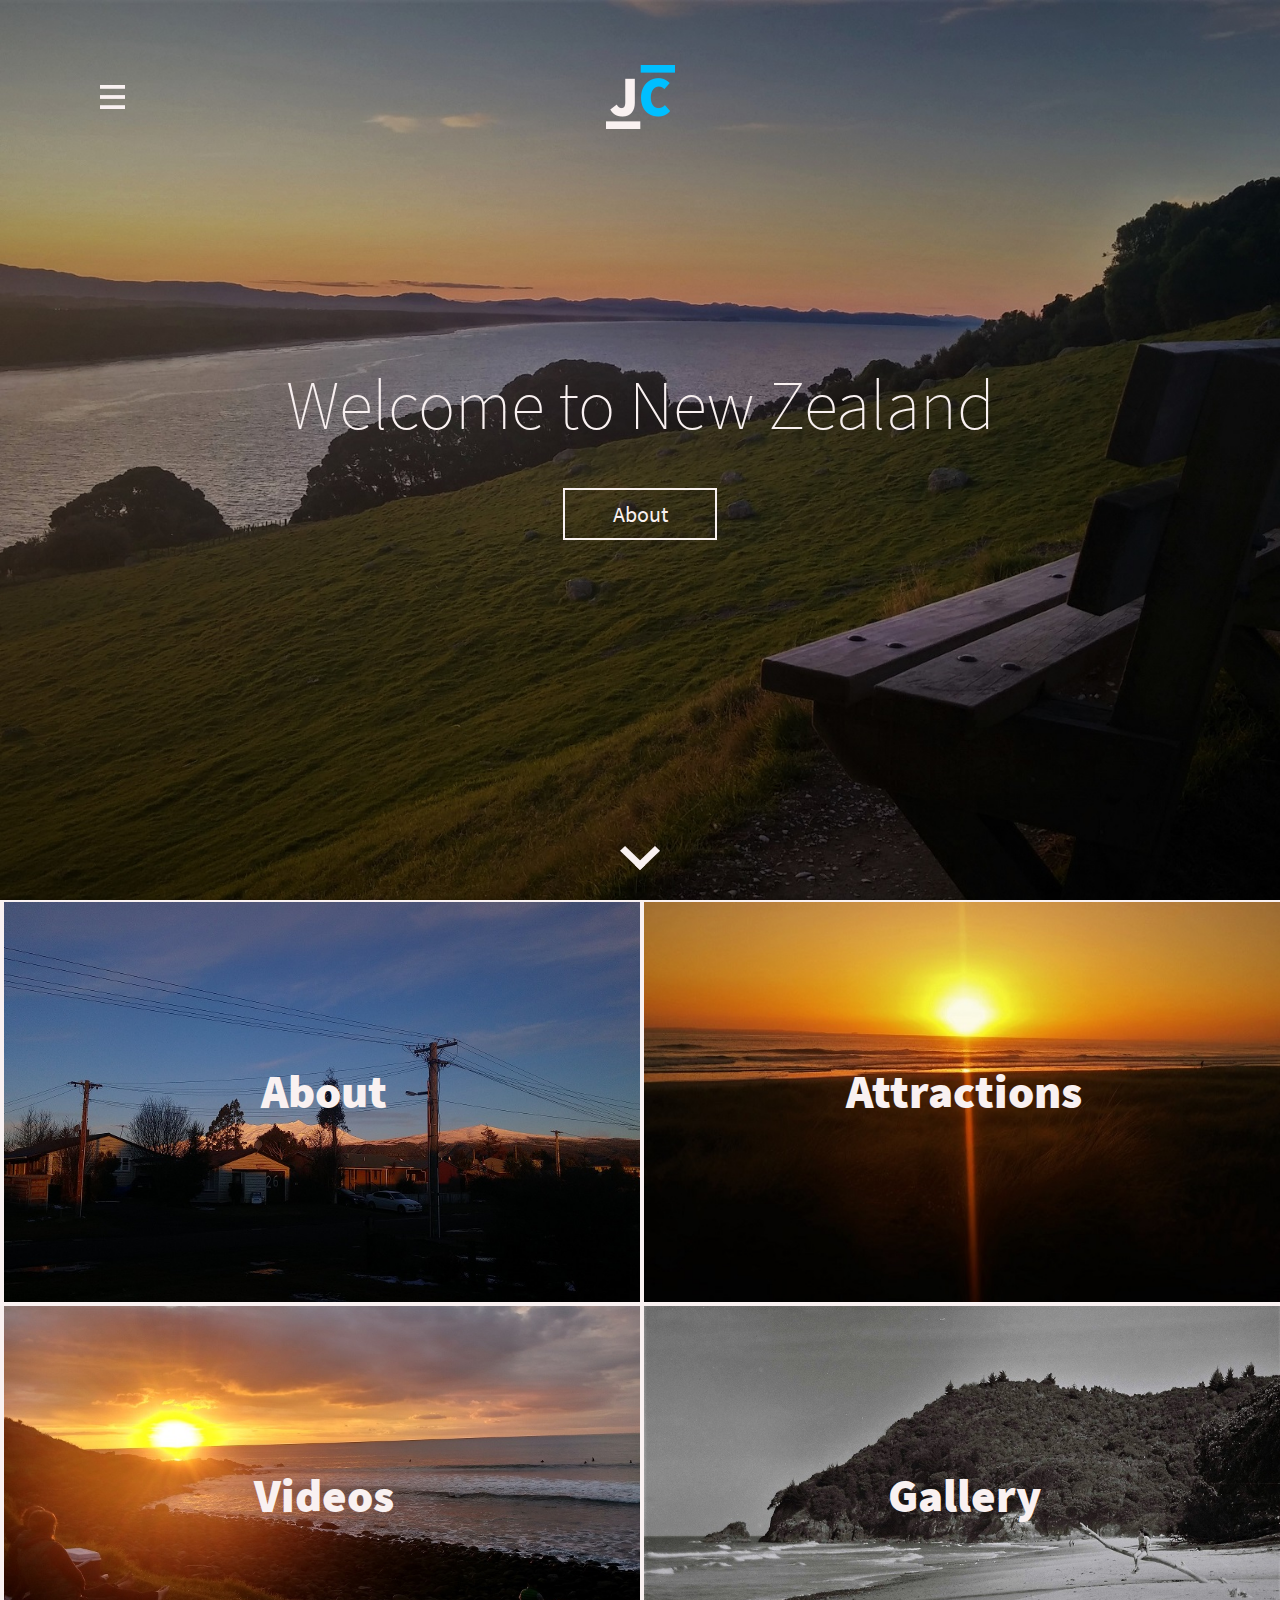
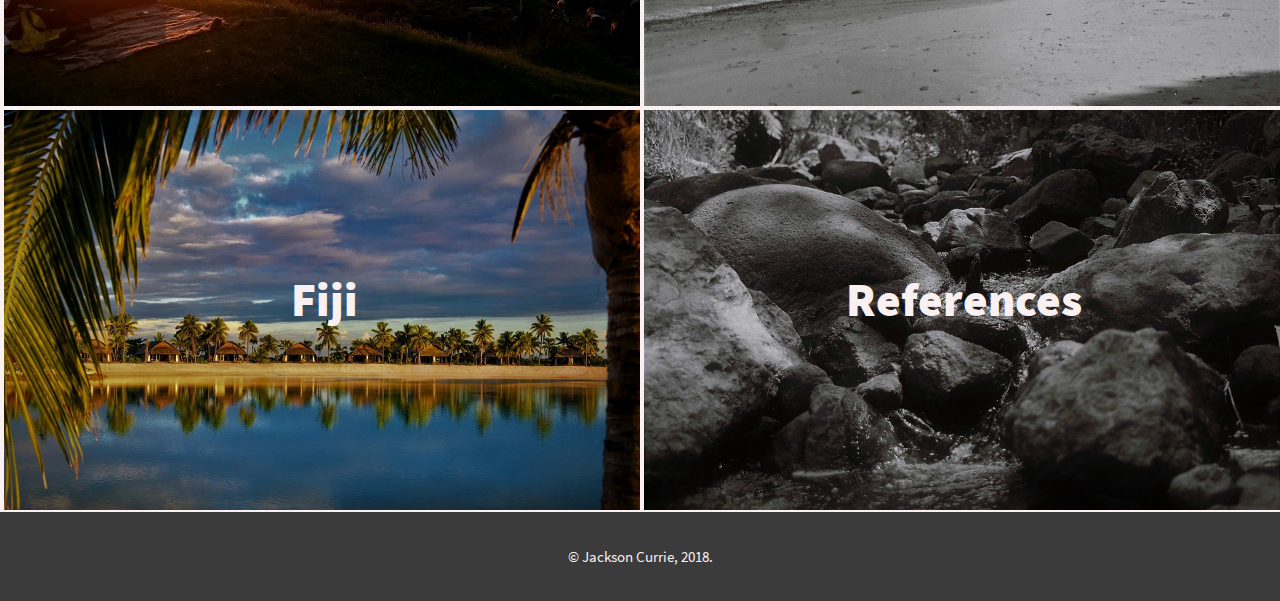
<file: index.html>
﻿<!DOCTYPE html>

<html lang="en-NZ">

<head>
    <meta charset="UTF-8">
    <meta name="author" content="Jackson Currie">
    <meta name="viewport" content="width=device-width, initial-scale=1.0">

    <script type="text/javascript" src="scripts/main.js" defer></script>

    <link rel="stylesheet" type="text/css" href="styles/main.css">
    <link rel="stylesheet" type="text/css" href="styles/index.css">

    <title>NZ Travel</title>
    <link rel="icon" type="image/png" href="images/icon.png">
</head> 

<body onscroll="scroll()">
    <header>
        <img alt="logo" id="logoImg" src="images/logo.png">

        <div id="openButton" onclick="openNav()"></div>
    </header>

    <nav>
        <div id="closeButton" onclick="closeNav()"></div> 
        
        <a href="index.html" class="active">Home</a>
        <a href="about.html">About</a>
        <a href="attractions.html">Attractions</a>
        <a href="videos.html">Videos</a>
        <a href="gallery.html">Gallery</a>
        <a href="fiji.html">Fiji</a>
        <a href="references.html">References</a>
    </nav>

    <div id="blanket" onclick="closeNav()"></div>
    
    <div id="titleImg" style="background-image:url(images/mount.jpg)">
        <h1>Welcome to New Zealand</h1>

        <a href="about.html" class="button">About</a>

        <div id="downArrow" onclick="moveDown()"></div>
    </div>

    <main>
        <a href="about.html" class="link" style="background-image:url(images/links/ruapehu.jpg)">
            <h3>About</h3>
            <p>What tourism in New Zealand?</p>
        </a>

        <a href="attractions.html" class="link" style="background-image:url(images/links/mount-sunset.jpg)">
            <h3>Attractions</h3>
            <p>Some attractions in New Zealand</p>
        </a>

        <a href="videos.html" class="link" style="background-image:url(images/links/raglan.jpg)">
            <h3>Videos</h3>
            <p>Music Videos on New Zealand</p>
        </a>

        <a href="gallery.html" class="link" style="background-image:url(images/links/geogia-beach5.jpg)">
            <h3>Gallery</h3>
            <p>Photos from around New Zealand</p>
        </a>

        <a href="fiji.html" class="link" style="background-image:url(images/links/fiji.jpg)">
            <h3>Fiji</h3>
            <p>Why I want to go to Fiji</p>
        </a>

        <a href="references.html" class="link" style="background-image:url(images/links/river.JPG)">
            <h3>References</h3>
            <p>References to the media used</p>
        </a>
    </main>

    <footer>
        <p id="copyright">&copy; Jackson Currie, 2018.</p>
    </footer>
</body>
</html>
</file>
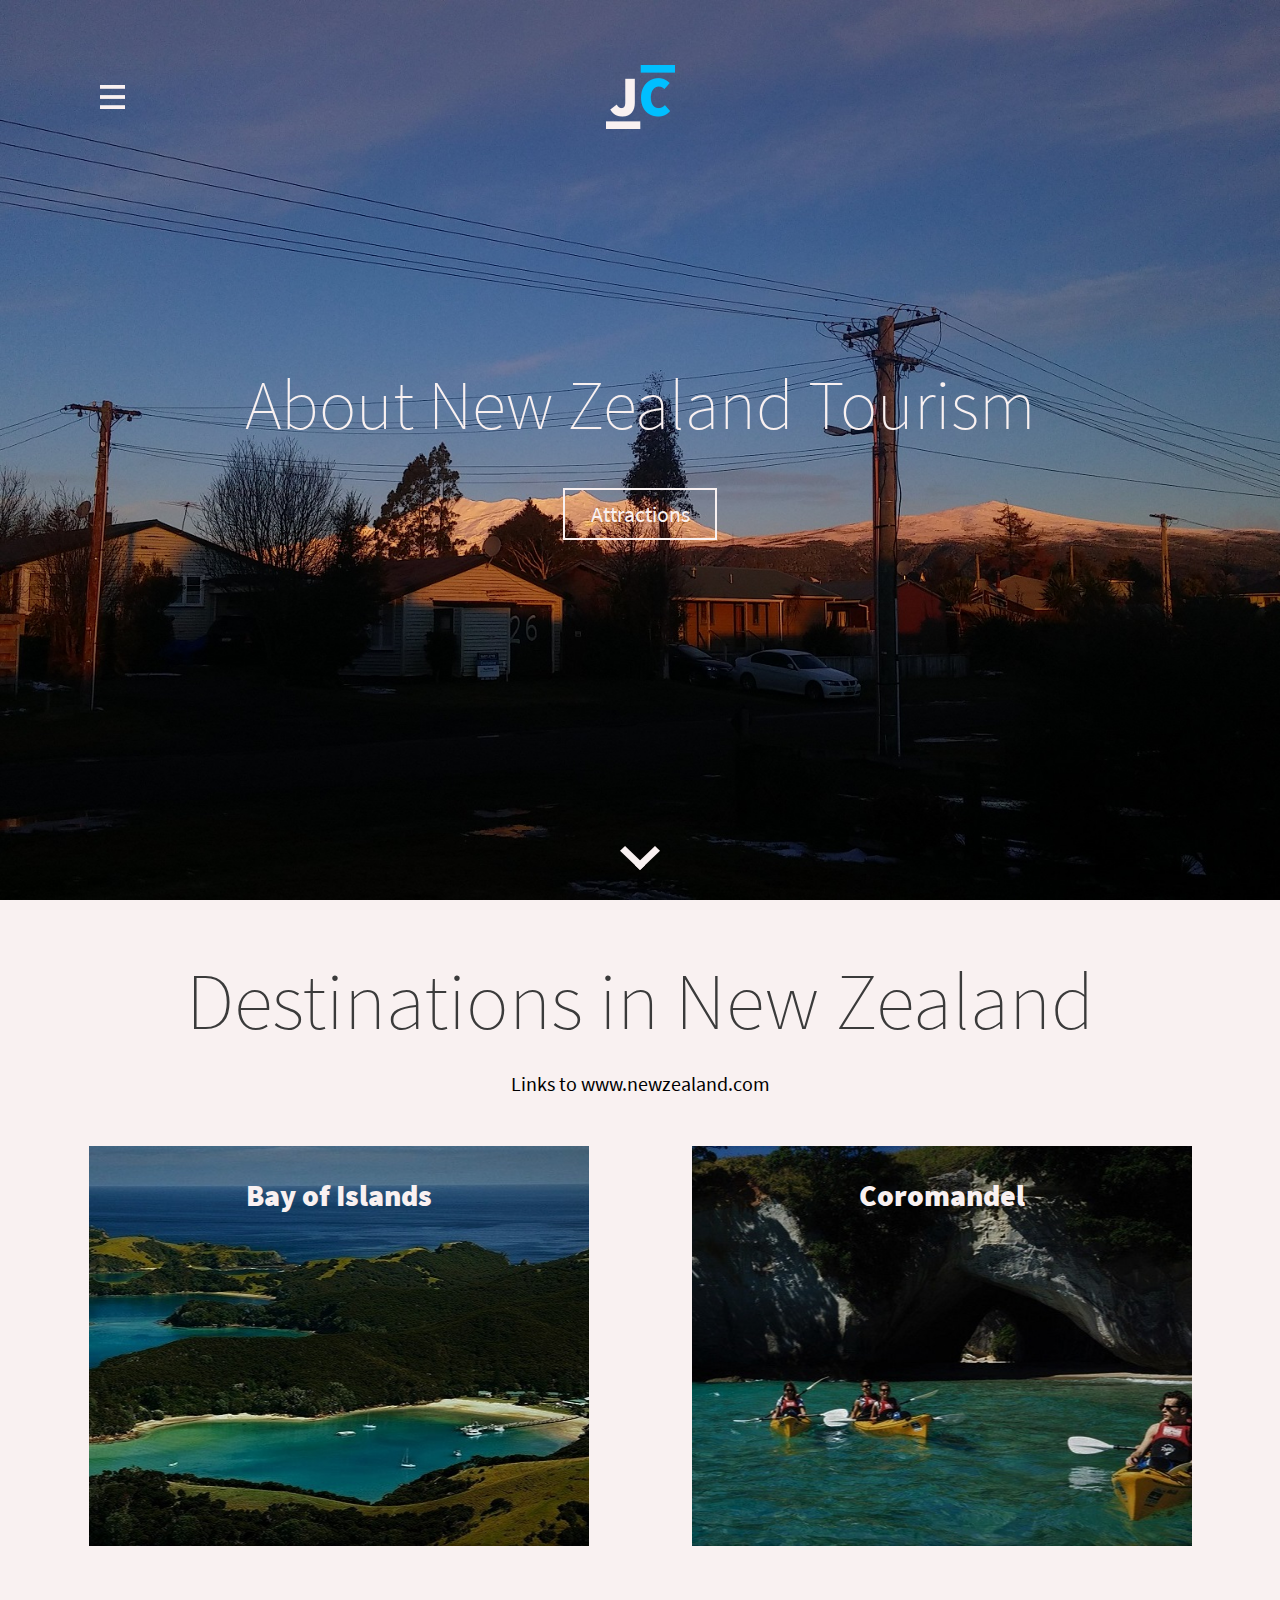
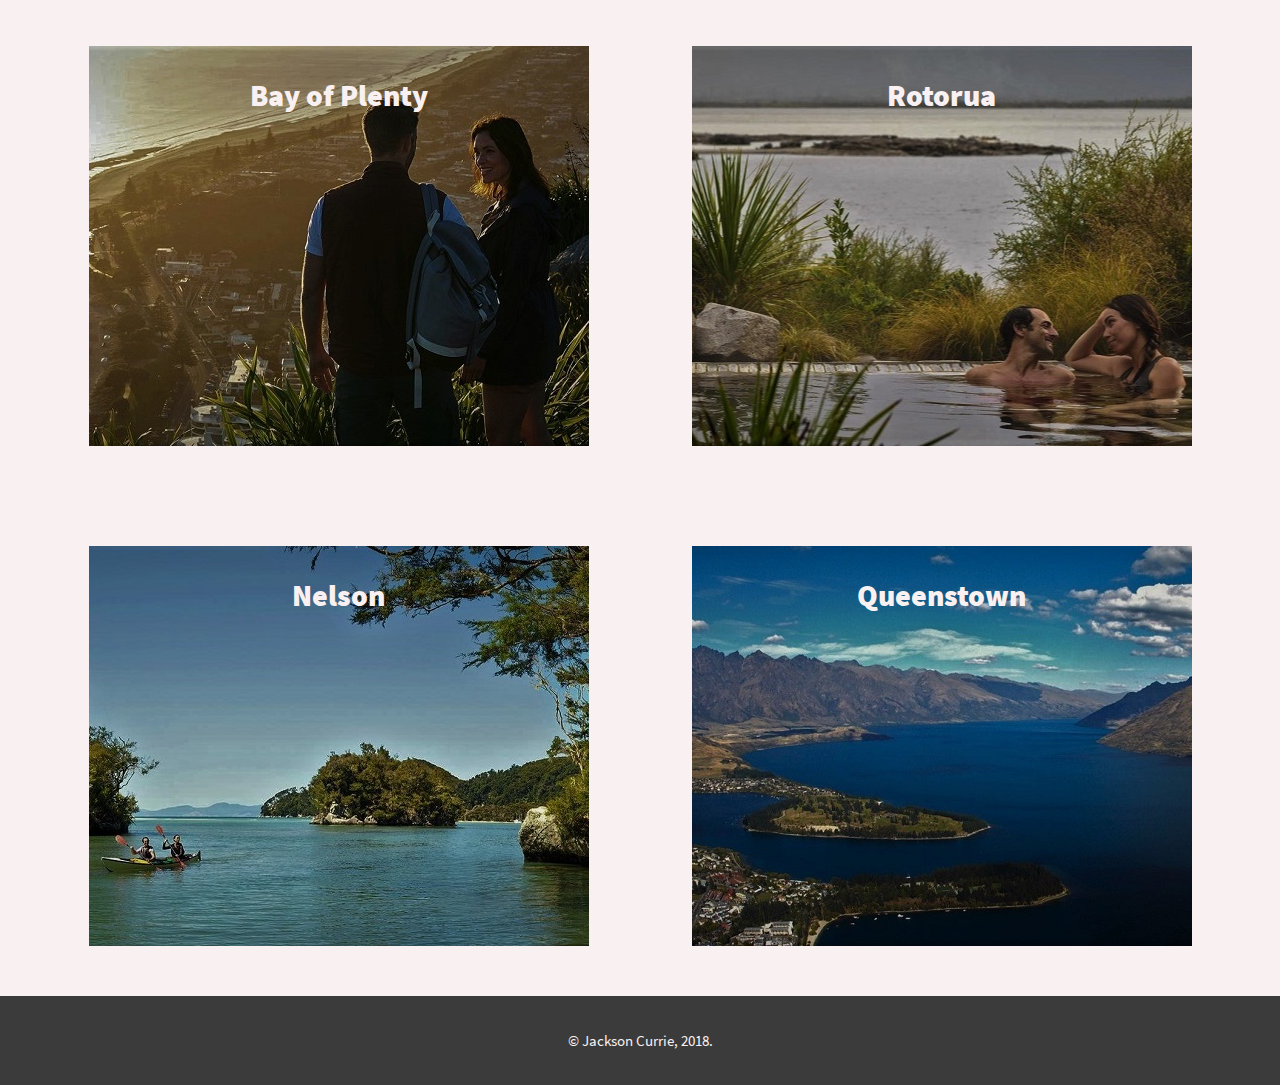
<file: about.html>
﻿<!DOCTYPE html>

<html lang="en-NZ">

<head>
    <meta charset="UTF-8">
    <meta name="author" content="Jackson Currie">
    <meta name="viewport" content="width=device-width, initial-scale=1.0">

    <script type="text/javascript" src="scripts/main.js" defer></script>

    <link rel="stylesheet" type="text/css" href="styles/main.css">
    <link rel="stylesheet" type="text/css" href="styles/blocks.css">

    <title>About</title>
    <link rel="icon" type="image/png" href="images/icon.png">
</head>

<body onscroll="scroll()">
    <header>
        <img alt="logo" id="logoImg" src="images/logo.png">

        <div onclick="openNav()" id="openButton"></div>
    </header>

    <nav>
        <div id="closeButton" onclick="closeNav()"></div>

        <a href="index.html">Home</a>
        <a href="about.html" class="active">About</a>
        <a href="attractions.html">Attractions</a>
        <a href="videos.html">Videos</a>
        <a href="gallery.html">Gallery</a>
        <a href="fiji.html">Fiji</a>
        <a href="references.html">References</a>
    </nav>

    <div id="blanket" onclick="closeNav()"></div>
    
    <div id="titleImg" style="background-image:url(images/ruapehu.jpg)">
        <h1>About New Zealand Tourism</h1>

        <a href="attractions.html" class="button">Attractions</a>
        
        <div id="downArrow" onclick="moveDown()"></div>
    </div>

    <main>
        <h2>Destinations in New Zealand</h2>
        <p>Links to www.newzealand.com</p>

        <a href="https://www.newzealand.com/int/bay-of-islands" class="blocks" style="background-image:url(images/destinations/bay-of-islands.jpg)">
            <h3>Bay of Islands</h3>
            <p>The Bay of Islands is a subtropical micro-region known for its stunning beauty & history. For those that love beaches and water activities, it's paradise.</p>
        </a>

        <a href="https://www.newzealand.com/int/coromandel" class="blocks" style="background-image:url(images/destinations/coromandel.jpg)">
            <h3>Coromandel</h3>
            <p>The Coromandel, renowned for its pristine beaches, misty forests and laid-back vibe, is one of New Zealand's most popular holiday destinations.</p>
        </a>

        <a href="https://www.newzealand.com/int/bay-of-plenty" class="blocks" style="background-image:url(images/destinations/bay-of-plenty.jpg)">
            <h3>Bay of Plenty</h3>
            <p>The Bay of Plenty region is home to spectacular beaches, juicy kiwifruit and New Zealand's only active marine volcano.</p>
        </a>

        <a href="https://www.newzealand.com/int/rotorua" class="blocks" style="background-image:url(images/destinations/rotorua.jpg)">
            <h3>Rotorua</h3>
            <p>Rotorua is known for bubbling mud pools, shooting geysers and natural hot springs, as well as showcasing our fascinating Maori culture.</p>
        </a>

        <a href="https://www.newzealand.com/int/nelson" class="blocks" style="background-image:url(images/destinations/nelson.jpg)">
            <h3>Nelson</h3>
            <p>The best way to describe Nelson Tasman is a 'lifestyle'. Situated at the top north-west of the South Island, it is the sunniest region in New Zealand.</p>
        </a>

        <a href="https://www.newzealand.com/int/queenstown" class="blocks" style="background-image:url(images/destinations/queenstown.jpg)">
            <h3>Queenstown</h3>
            <p>Queenstown is one of New Zealand's top visitor destinations and if you come to the region you'll understand why.</p>
        </a>
    </main>

    <footer>
        <p id="copyright">&copy; Jackson Currie, 2018.</p>
    </footer>
</body>
</html>
</file>
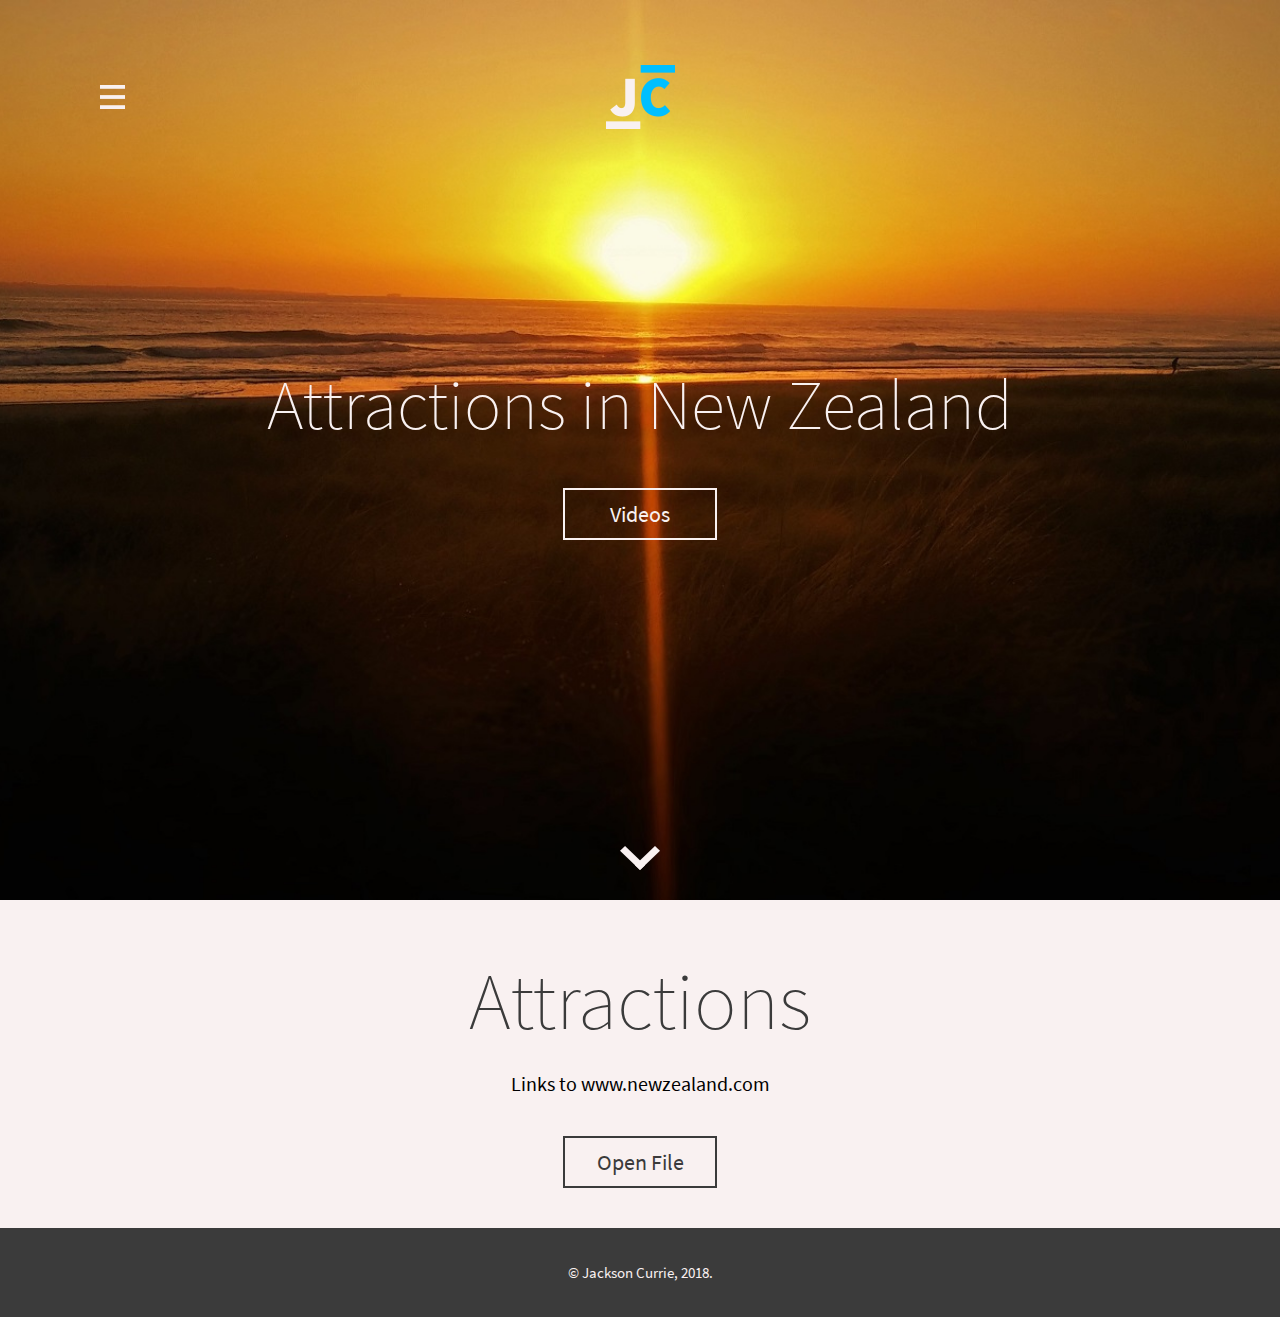
<file: attractions.html>
<!DOCTYPE html>

<html lang="en-NZ">

<head>
    <meta charset="UTF-8">
    <meta name="author" content="Jackson Currie">
    <meta name="viewport" content="width=device-width, initial-scale=1.0">

    <script type="text/javascript" src="scripts/main.js" defer></script>
    <script type="text/javascript" src="scripts/displayCSV.js" defer></script>

    <link rel="stylesheet" type="text/css" href="styles/main.css">
    <link rel="stylesheet" type="text/css" href="styles/attractions.css">
    <link rel="stylesheet" type="text/css" href="styles/blocks.css">

    <title>Attractions</title>
    <link rel="icon" type="image/png" href="images/icon.png">
</head> 

<body onscroll="scroll()">
    <header>
        <img alt="logo" id="logoImg" src="images/logo.png">

        <div onclick="openNav()" id="openButton"></div>
    </header>

    <nav>
        <div id="closeButton" onclick="closeNav()"></div>
        
        <a href="index.html">Home</a>
        <a href="about.html">About</a>
        <a href="attractions.html" class="active">Attractions</a>
        <a href="videos.html">Videos</a>
        <a href="gallery.html">Gallery</a>
        <a href="fiji.html">Fiji</a>
        <a href="references.html">References</a>
    </nav>

    <div id="blanket" onclick="closeNav()"></div>
    
    <div id="titleImg" style="background-image:url(images/mount-sunset.jpg)">
        <h1>Attractions in New Zealand</h1>

        <a href="videos.html" class="button">Videos</a>

        <div id="downArrow" onclick="moveDown()"></div>
    </div>

    <main>
        <h2>Attractions</h2>

        <p>Links to www.newzealand.com</p>

        <div onclick="openFile()" id="openFileButton">Open File</div>

        <div id="result"></div>
    </main>

    <footer>
        <p id="copyright">&copy; Jackson Currie, 2018.</p>
    </footer>
</body>
</html>
</file>
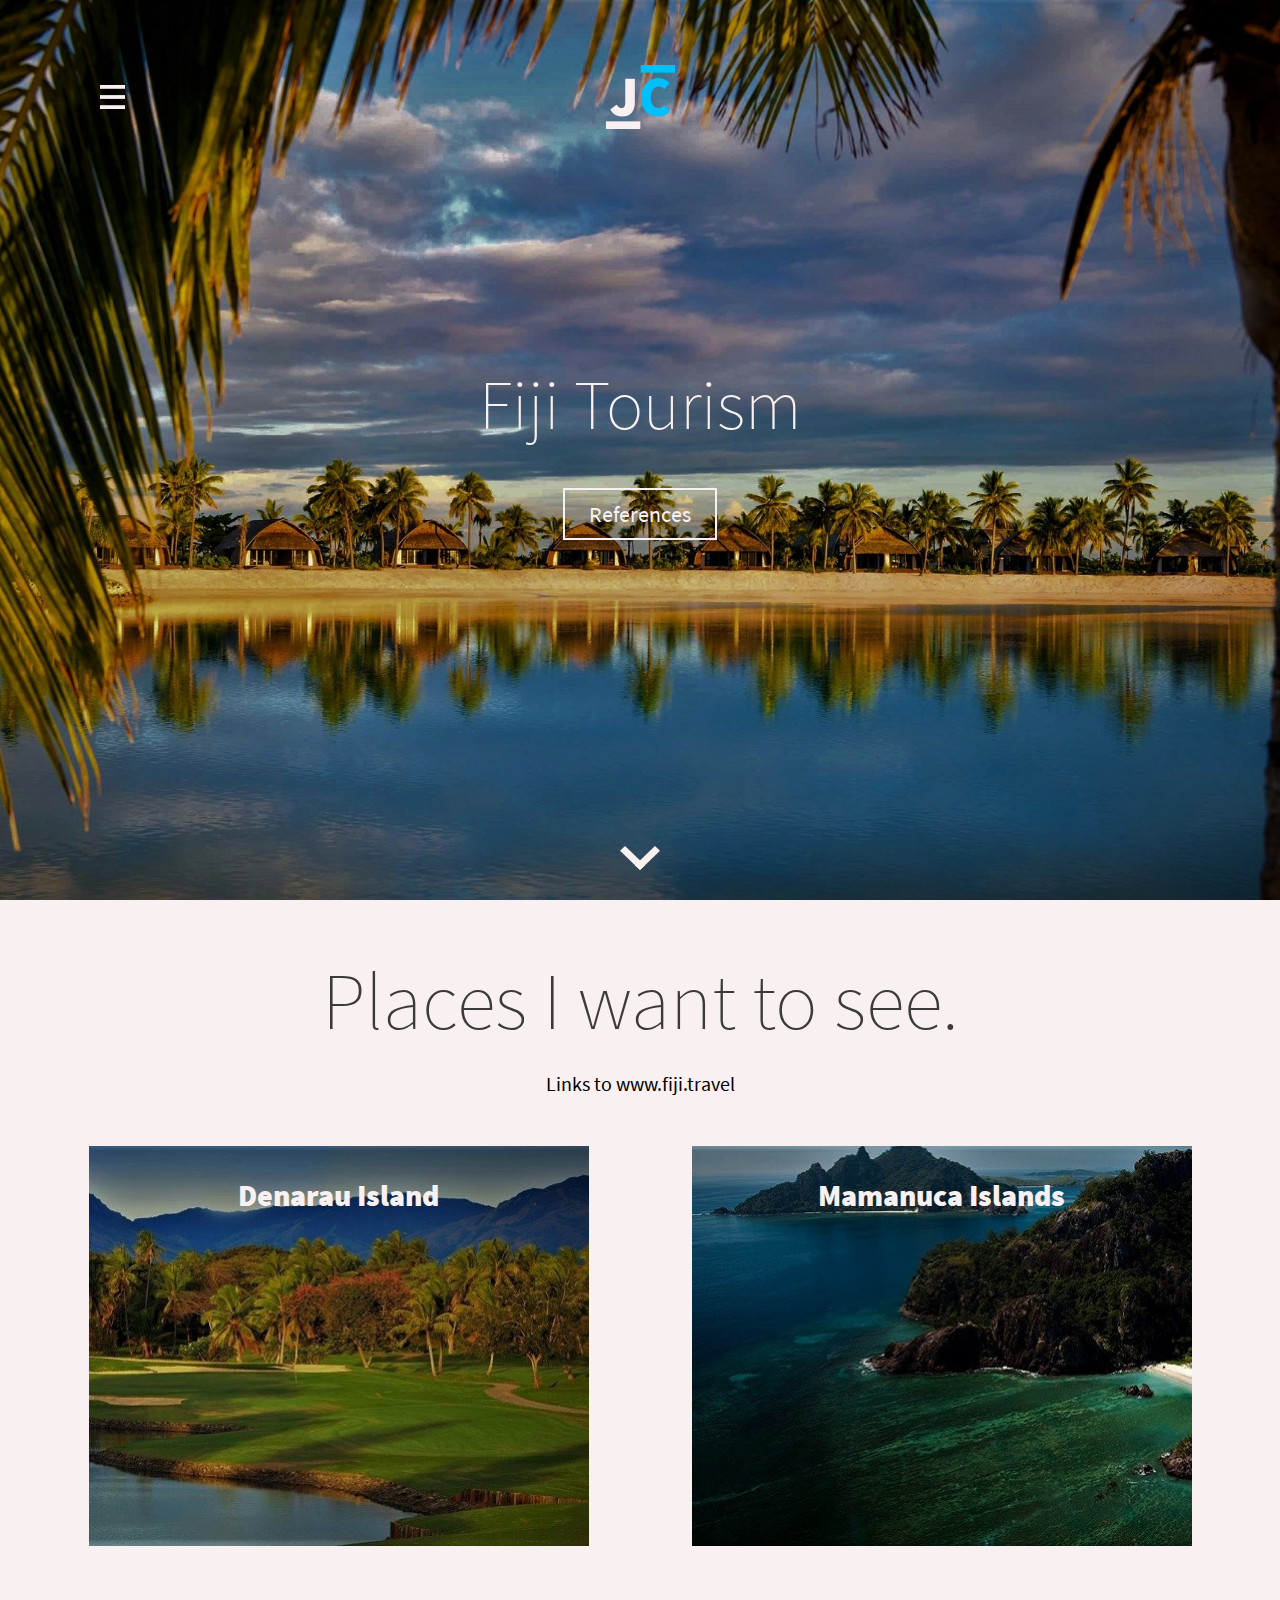
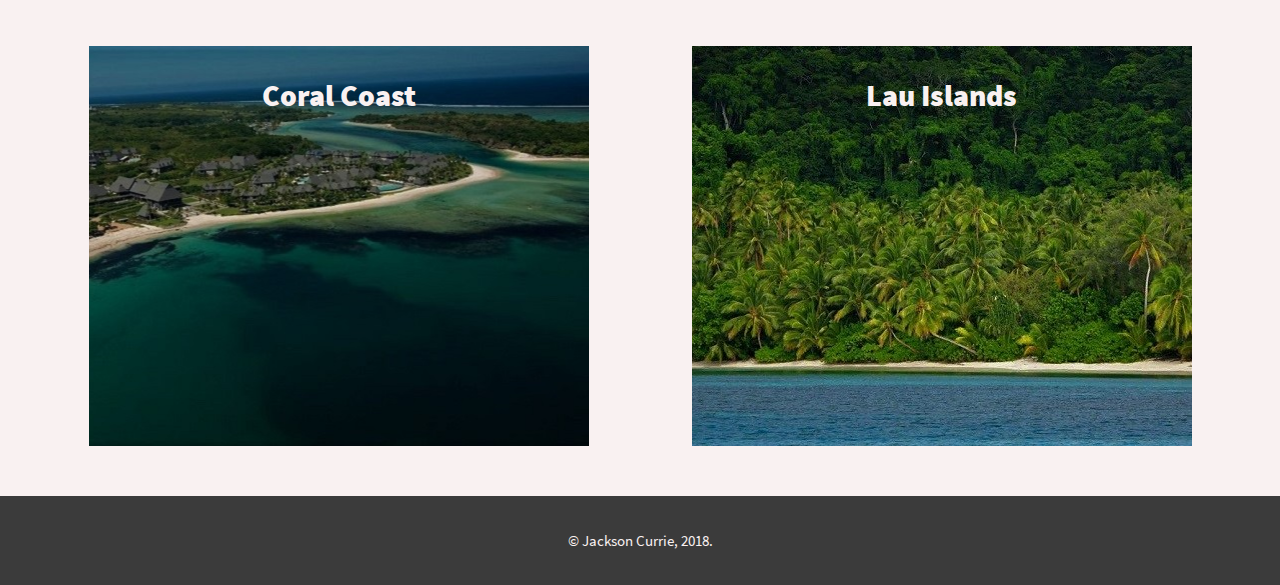
<file: fiji.html>
<!DOCTYPE html>

<html lang="en-NZ">

<head>
    <meta charset="UTF-8">
    <meta name="author" content="Jackson Currie">
    <meta name="viewport" content="width=device-width, initial-scale=1.0">

    <script type="text/javascript" src="scripts/main.js" defer></script>

    <link rel="stylesheet" type="text/css" href="styles/main.css">
    <link rel="stylesheet" type="text/css" href="styles/blocks.css">

    <title>Fiji</title>
    <link rel="icon" type="image/png" href="images/icon.png">
</head> 

<body onscroll="scroll()">
    <header>
        <img alt="logo" id="logoImg" src="images/logo.png">

        <div onclick="openNav()" id="openButton"></div>
    </header>

    <nav id="nav">
        <div id="closeButton" onclick="closeNav()"></div>
        
        <a href="index.html">Home</a>
        <a href="about.html">About</a>
        <a href="attractions.html">Attractions</a>
        <a href="videos.html">Videos</a>
        <a href="gallery.html">Gallery</a>
        <a href="fiji.html" class="active">Fiji</a>
        <a href="references.html">References</a>
    </nav>

    <div id="blanket" onclick="closeNav()"></div>
    
    <div id="titleImg" style="background-image:url(images/fiji.jpg)">
        <h1>Fiji Tourism</h1>

        <a href="references.html" class="button">References</a>

        <div id="downArrow" onclick="moveDown()"></div>
    </div>

    <main>
        <h2>Places I want to see.</h2>
        <p>Links to www.fiji.travel</p>

        <a href="https://www.fiji.travel/nz/destinations/denarau-island" class="blocks" style="background-image:url(images/fiji/denarau.jpg)">
            <h3>Denarau Island</h3>
            <p>
                Attached to the mainland by a short causeway, Denarau is the place to be pampered. Less than 10km from Nadi, Denarau boasts eight large resorts, stunning beaches and an 18-hole championship golf course. Luxury suites, sparkling swimming pools, world-class cuisine, shopping and adventure options – Denarau has it all.
            </p>
        </a>

        <a href="https://www.fiji.travel/nz/destinations/mamanuca-islands" class="blocks" style="background-image:url(images/fiji/mamanuca.jpg)">
            <h3>Mamanuca Islands</h3>
            <p>
                The Mamanucas are a great spot for water sports of all kinds, from family-friendly snorkelling to discovering famous dive sites, or riding one of the best surf breaks in the world. Whether you’re looking for a relaxing break, an affordable holiday or some family time, there’s an island in the Mamanucas for everyone.
            </p>
        </a>

        <a href="https://www.fiji.travel/nz/destinations/coral-coast" class="blocks" style="background-image:url(images/fiji/coral.jpg)">
            <h3>Coral Coast</h3>
            <p>
                Korolevu, on the banks of the Sigatoka River, is the birthplace of tourism in Fiji, with the Korolevu Beach Hotel first opening in the 1950s. Today, the Coral Coast is well known for its family-friendly resorts, hotels and popular backpackers. The coast is also home to many local villages where you can get a glimpse of the real Fiji.
            </p>
        </a>

        <a href="https://www.fiji.travel/nz/destinations/lau-islands" class="blocks" style="background-image:url(images/fiji/lau.jpg)">
            <h3>Lau Islands</h3>
            <p>
                Life here is simple and a bit wild, with no restaurants and only three islands that have accommodation for visitors. Venture off the beaten track to experience a place that’s utterly unspoiled and rich in unique culture, while still offering traditional Fijian hospitality.
            </p>   
        </a>
    </main>

    <footer>
        <p id="copyright">&copy; Jackson Currie, 2018.</p>
    </footer>
</body>
</html>
</file>
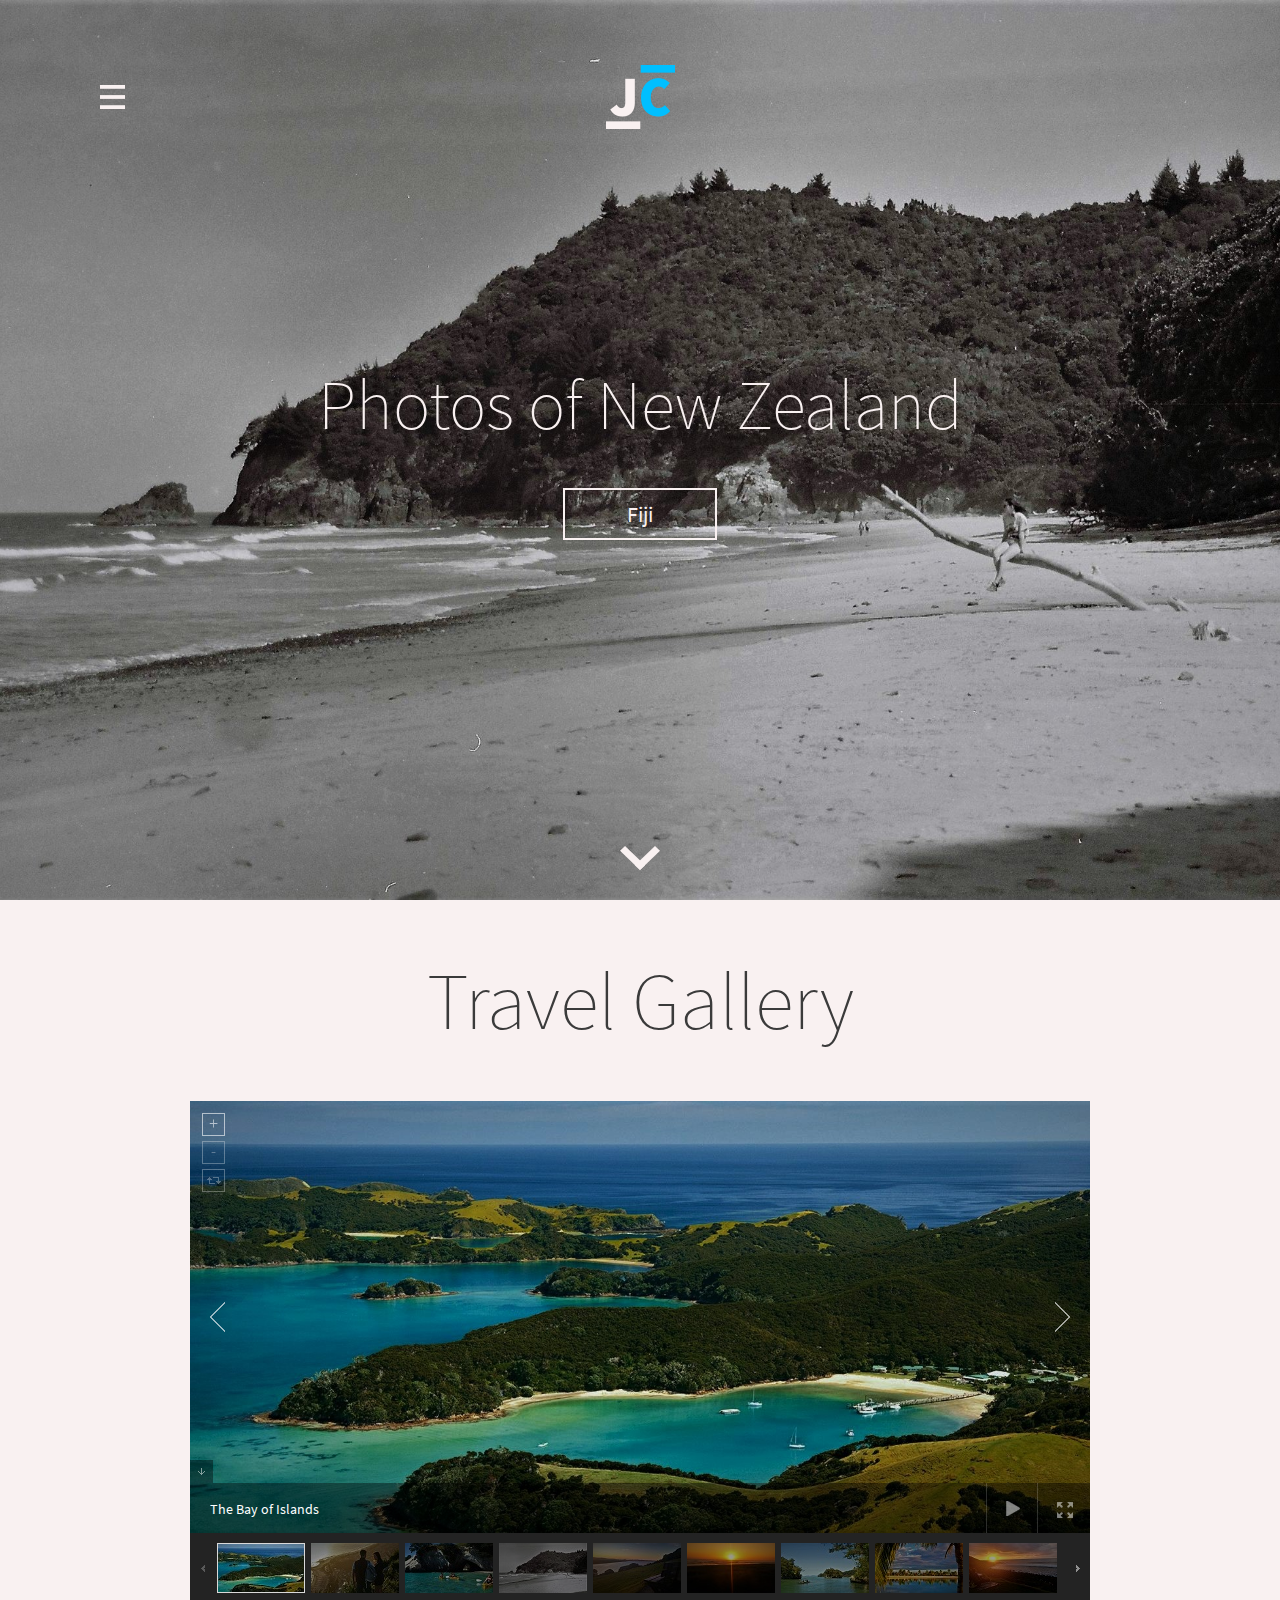
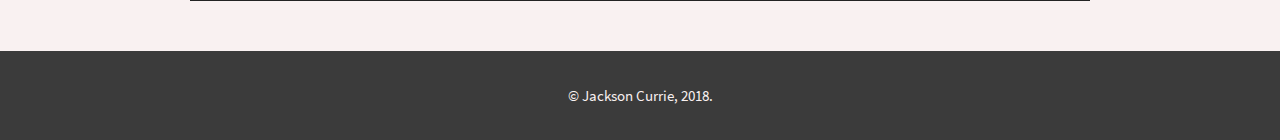
<file: gallery.html>
<!DOCTYPE html>

<html lang="en-NZ">

<head>
    <meta charset="UTF-8">
    <meta name="author" content="Jackson Currie">
    <meta name="viewport" content="width=device-width, initial-scale=1.0">

    <script type="text/javascript" src="scripts/main.js" defer></script>

    <link rel="stylesheet" type="text/css" href="styles/main.css">
    <link rel='stylesheet' href='unitegallery/css/unite-gallery.css' type='text/css'> 
	<link rel='stylesheet' href='unitegallery/themes/default/ug-theme-default.css' type='text/css'>

    <script type='text/javascript' src='http://ajax.googleapis.com/ajax/libs/jquery/1.11.1/jquery.min.js'></script>
    <script type='text/javascript' src='unitegallery/js/unitegallery.min.js'></script>
    <script type='text/javascript' src='unitegallery/themes/default/ug-theme-default.js'></script>
    <script type="text/javascript">
        jQuery(document).ready(function(){ 
            jQuery("#gallery").unitegallery(); 
        }); 
    </script>

    <title>Gallery</title>
    <link rel="icon" type="image/png" href="images/icon.png">
</head> 

<body onscroll="scroll()">
    <header>
        <img alt="logo" id="logoImg" src="images/logo.png">

        <div onclick="openNav()" id="openButton"></div>
    </header>

    <nav id="nav">
        <div id="closeButton" onclick="closeNav()"></div>

        <a href="index.html">Home</a>
        <a href="about.html">About</a>
        <a href="attractions.html">Attractions</a>
        <a href="videos.html">Videos</a>
        <a href="gallery.html" class="active">Gallery</a>
        <a href="fiji.html">Fiji</a>
        <a href="references.html">References</a>
    </nav>

    <div id="blanket" onclick="closeNav()"></div>
    
    <div id="titleImg"  style="background-image:url(images/geogia-beach5.jpg)">
        <h1>Photos of New Zealand</h1>

        <a href="Fiji.html" class="button">Fiji</a>

        <div id="downArrow" onclick="moveDown()"></div>
    </div>

    <main>
        <h2>Travel Gallery</h2>

        <div id="gallery" style="display:none;margin:50px auto">
		
			<img alt="Image 1 Title" src="images/gallery/thumbs/bay-of-islands.jpg"
				data-image="images/gallery/bay-of-islands.jpg"
				data-description="The Bay of Islands">
			
			<img alt="Image 2 Title" src="images/gallery/thumbs/bay-of-plenty.jpg"
				data-image="images/gallery/bay-of-plenty.jpg"
                data-description="The Bay of Plenty">
                
            <img alt="Image 2 Title" src="images/gallery/thumbs/coromandel.jpg"
				data-image="images/gallery/coromandel.jpg"
                data-description="The Coromandel">
                
            <img alt="Image 2 Title" src="images/gallery/thumbs/geogia-beach5.jpg"
				data-image="images/gallery/geogia-beach5.jpg"
                data-description="Orokawa Beach">
                
            <img alt="Image 2 Title" src="images/gallery/thumbs/mount.jpg"
				data-image="images/gallery/mount.jpg"
                data-description="Mount Maunganui">
                
            <img alt="Image 2 Title" src="images/gallery/thumbs/mount-sunset.jpg"
				data-image="images/gallery/mount-sunset.jpg"
                data-description="Sunrise on the beach">
                
            <img alt="Image 2 Title" src="images/gallery/thumbs/nelson.jpg"
				data-image="images/gallery/nelson.jpg"
                data-description="Nelson">
                
            <img alt="Image 2 Title" src="images/gallery/thumbs/fiji.jpg"
				data-image="images/gallery/fiji.jpg"
                data-description="Fiji">
                
            <img alt="Image 2 Title" src="images/gallery/thumbs/raglan.jpg"
				data-image="images/gallery/raglan.jpg"
                data-description="Sunset at Raglan">
                
            <img alt="Image 2 Title" src="images/gallery/thumbs/river.JPG"
				data-image="images/gallery/river.JPG"
                data-description="River near Waihi">
                
            <img alt="Image 2 Title" src="images/gallery/thumbs/rotorua.jpg"
				data-image="images/gallery/rotorua.jpg"
                data-description="Rotorua spa">
                
            <img alt="Image 2 Title" src="images/gallery/thumbs/ruapehu.jpg"
				data-image="images/gallery/ruapehu.jpg"
				data-description="Mount Ruapehu">
		
		</div>
    </main>

    <footer>
        <p id="copyright">&copy; Jackson Currie, 2018.</p>
    </footer>
</body>
</html>
</file>
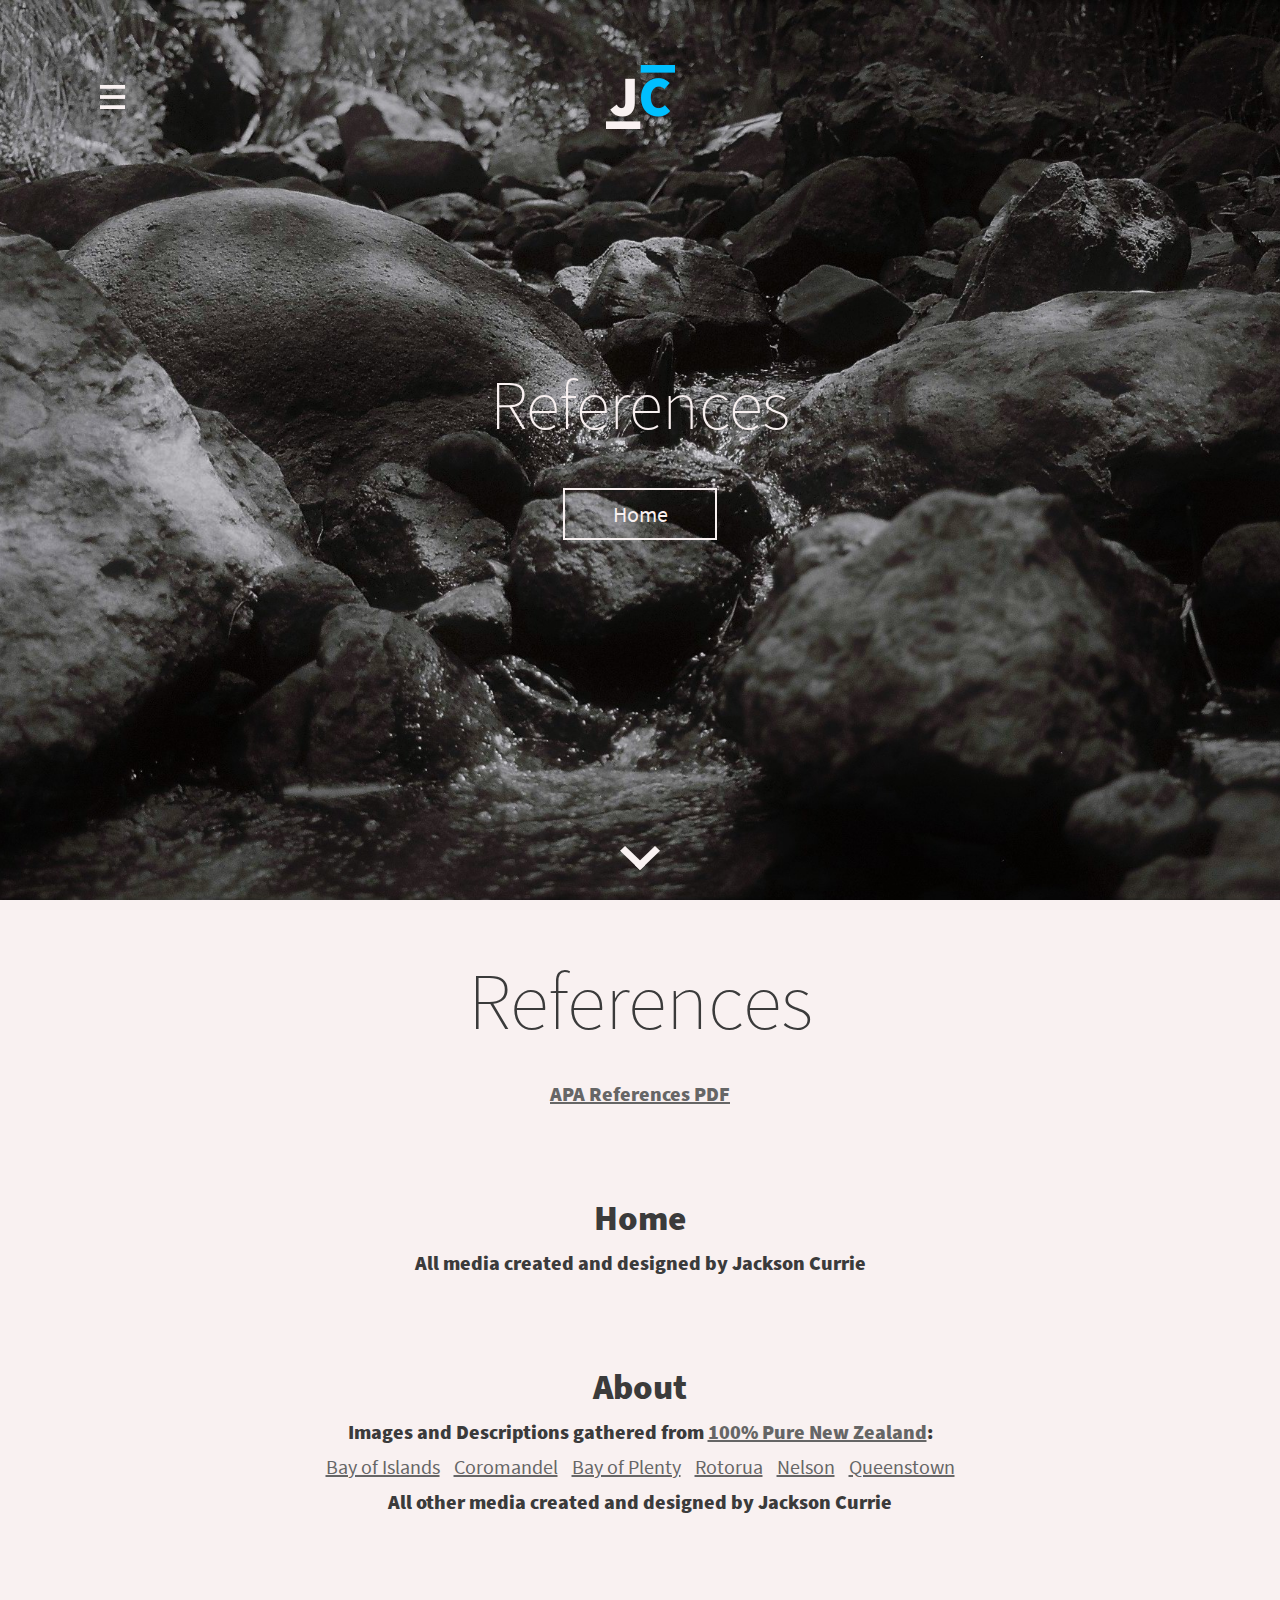
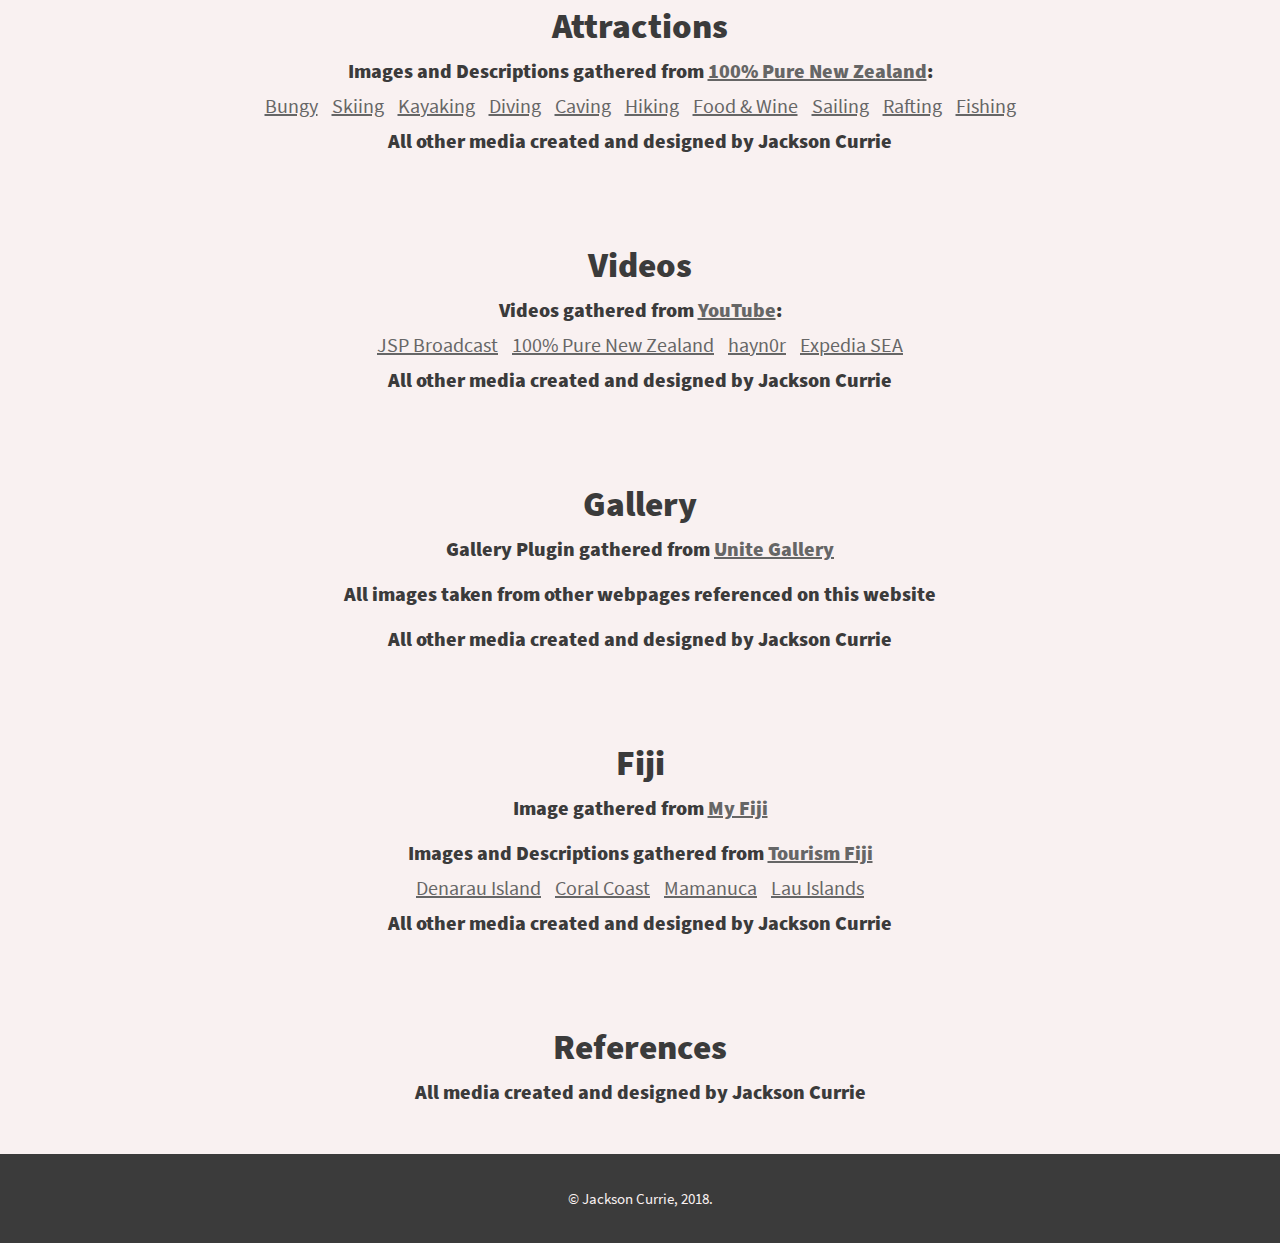
<file: references.html>
<!DOCTYPE html>

<html lang="en-NZ">

<head>
    <meta charset="UTF-8">
    <meta name="author" content="Jackson Currie">
    <meta name="viewport" content="width=device-width, initial-scale=1.0">

    <script type="text/javascript" src="scripts/main.js" defer></script>

    <link rel="stylesheet" type="text/css" href="styles/main.css">
    <link rel="stylesheet" type="text/css" href="styles/references.css">

    <title>References</title>
    <link rel="icon" type="image/png" href="images/icon.png">
</head> 

<body onscroll="scroll()">
    <header>
        <img alt="logo" id="logoImg" src="images/logo.png">

        <div id="openButton" onclick="openNav()"></div>
    </header>

    <nav>
        <div id="closeButton" onclick="closeNav()"></div>
        <a href="index.html">Home</a>
        <a href="about.html">About</a>
        <a href="attractions.html">Attractions</a>
        <a href="videos.html">Videos</a>
        <a href="gallery.html">Gallery</a>
        <a href="fiji.html">Fiji</a>
        <a href="references.html" class="active">References</a>
    </nav>

    <div id="blanket" onclick="closeNav()"></div>
    
    <div id="titleImg" style="background-image:url(images/river.jpg);background-attachment:fixed;">
        <h1>References</h1>

        <a href="index.html" class="button">Home</a>

        <div id="downArrow" onclick="moveDown()"></div>
    </div>

    <main>
        <h2>References</h2>

        <h4><a href="references.pdf">APA References PDF</a></h3>

        <h3><a href="index.html">Home</a></h3>
        <h4>All media created and designed by Jackson Currie</h4>

        <h3><a href="about.html">About</a></h3>
        <h4>Images and Descriptions gathered from <a href="https://www.newzealand.com/int/destinations/">100% Pure New Zealand</a>:</h4>
        <p>
            <a href="https://www.newzealand.com/int/bay-of-islands">Bay of Islands</a>
            <a href="https://www.newzealand.com/int/coromandel">Coromandel</a>
            <a href="https://www.newzealand.com/int/bay-of-plenty">Bay of Plenty</a>
            <a href="https://www.newzealand.com/int/rotorua">Rotorua</a>
            <a href="https://www.newzealand.com/int/nelson">Nelson</a>
            <a href="https://www.newzealand.com/int/queenstown">Queenstown</a>
        </p>
        <h4>All other media created and designed by Jackson Currie</h4>

        <h3><a href="attractions.html">Attractions</a></h3>
        <h4>Images and Descriptions gathered from <a href="https://www.newzealand.com/int/things-to-do/">100% Pure New Zealand</a>:</h4>
        <p>
            <a href="https://www.newzealand.com/int/bungy/">Bungy</a>
            <a href="https://www.newzealand.com/int/skiing/">Skiing</a>
            <a href="https://www.newzealand.com/int/kayaking/">Kayaking</a>
            <a href="https://www.newzealand.com/int/diving/">Diving</a>
            <a href="https://www.newzealand.com/int/caving/">Caving</a>
            <a href="https://www.newzealand.com/int/walking-and-hiking/">Hiking</a>
            <a href="https://www.newzealand.com/int/food-and-wine/">Food & Wine</a>
            <a href="https://www.newzealand.com/int/sailing/">Sailing</a>
            <a href="https://www.newzealand.com/int/rafting/">Rafting</a>
            <a href="https://www.newzealand.com/int/fishing/">Fishing</a>
        </p>
        <h4>All other media created and designed by Jackson Currie</h4>

        <h3><a href="videos.html">Videos</a></h3>
        <h4>Videos gathered from <a href="https://www.youtube.com">YouTube</a>:</h4>
        <p>
            <a href="https://www.youtube.com/watch?v=JXmq3ZAoofg">JSP Broadcast</a>
            <a href="https://www.youtube.com/watch?v=kWOwe_n-2Gw">100% Pure New Zealand</a>
            <a href="https://www.youtube.com/watch?v=qHIDGESGh5c">hayn0r</a>
            <a href="https://www.youtube.com/watch?v=fHCemviY06Y">Expedia SEA</a>
        </p>
        <h4>All other media created and designed by Jackson Currie</h4>

        <h3><a href="gallery.html">Gallery</a></h3>
        <h4>Gallery Plugin gathered from <a href="http://unitegallery.net/">Unite Gallery</a></h4>
        <h4>All images taken from other webpages referenced on this website</h4>
        <h4>All other media created and designed by Jackson Currie</h4>

        <h3><a href="fiji.html">Fiji</a></h3>
        <h4>Image gathered from <a href="https://www.myfiji.com/wp-content/uploads/sites/20/2018/03/momi-background.jpg">My Fiji</a></h4>
        <h4>Images and Descriptions gathered from <a href="https://www.fiji.travel/nz/destinations">Tourism Fiji</a></h4>
        <p>
            <a href="https://www.fiji.travel/nz/destinations/denarau-island">Denarau Island</a>
            <a href="https://www.fiji.travel/nz/destinations/coral-coast">Coral Coast</a>
            <a href="https://www.fiji.travel/nz/destinations/mamanuca-islands">Mamanuca</a>
            <a href="https://www.fiji.travel/nz/destinations/lau-islands">Lau Islands</a>
        </p>
        <h4>All other media created and designed by Jackson Currie</h4>

        <h3><a href="references.html">References</a></h3>
        <h4>All media created and designed by Jackson Currie</h4>
    </main>

    <footer>
        <p id="copyright">&copy; Jackson Currie, 2018.</p>
    </footer>
</body>
</html>
</file>
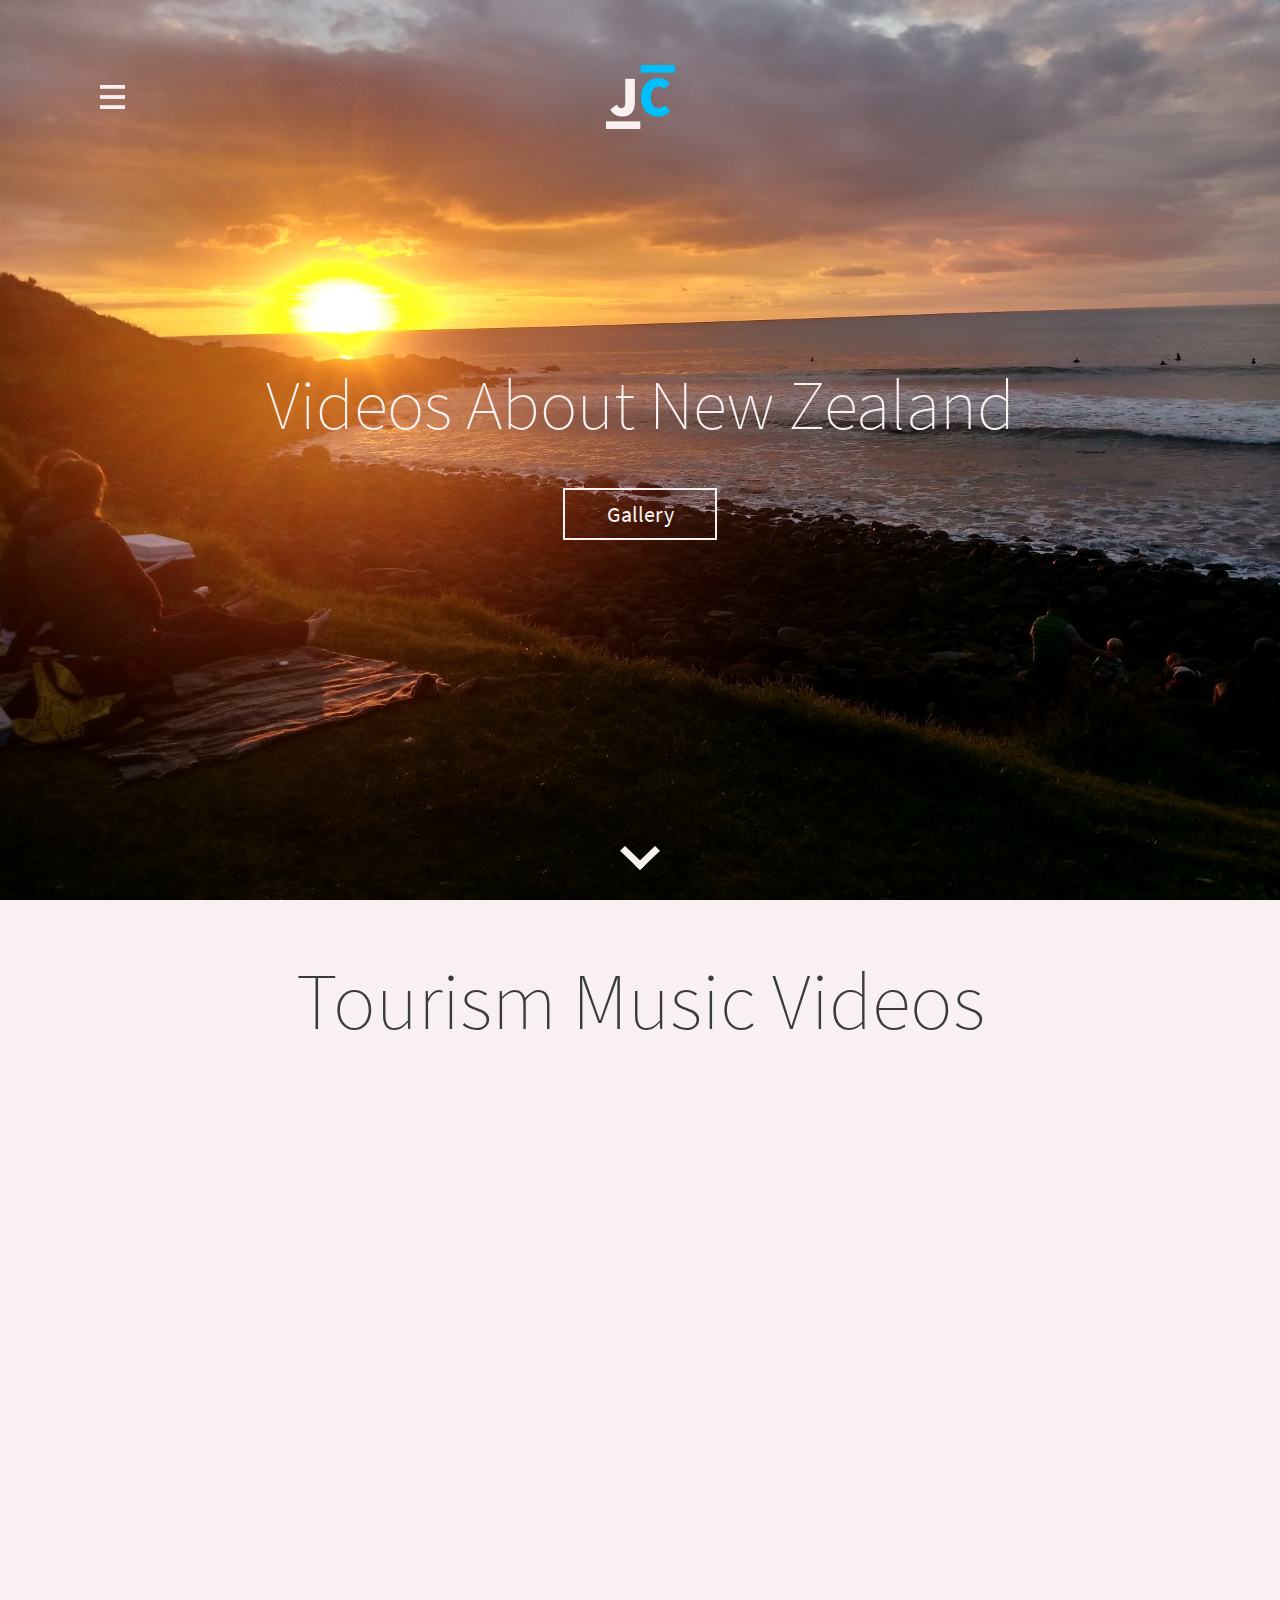
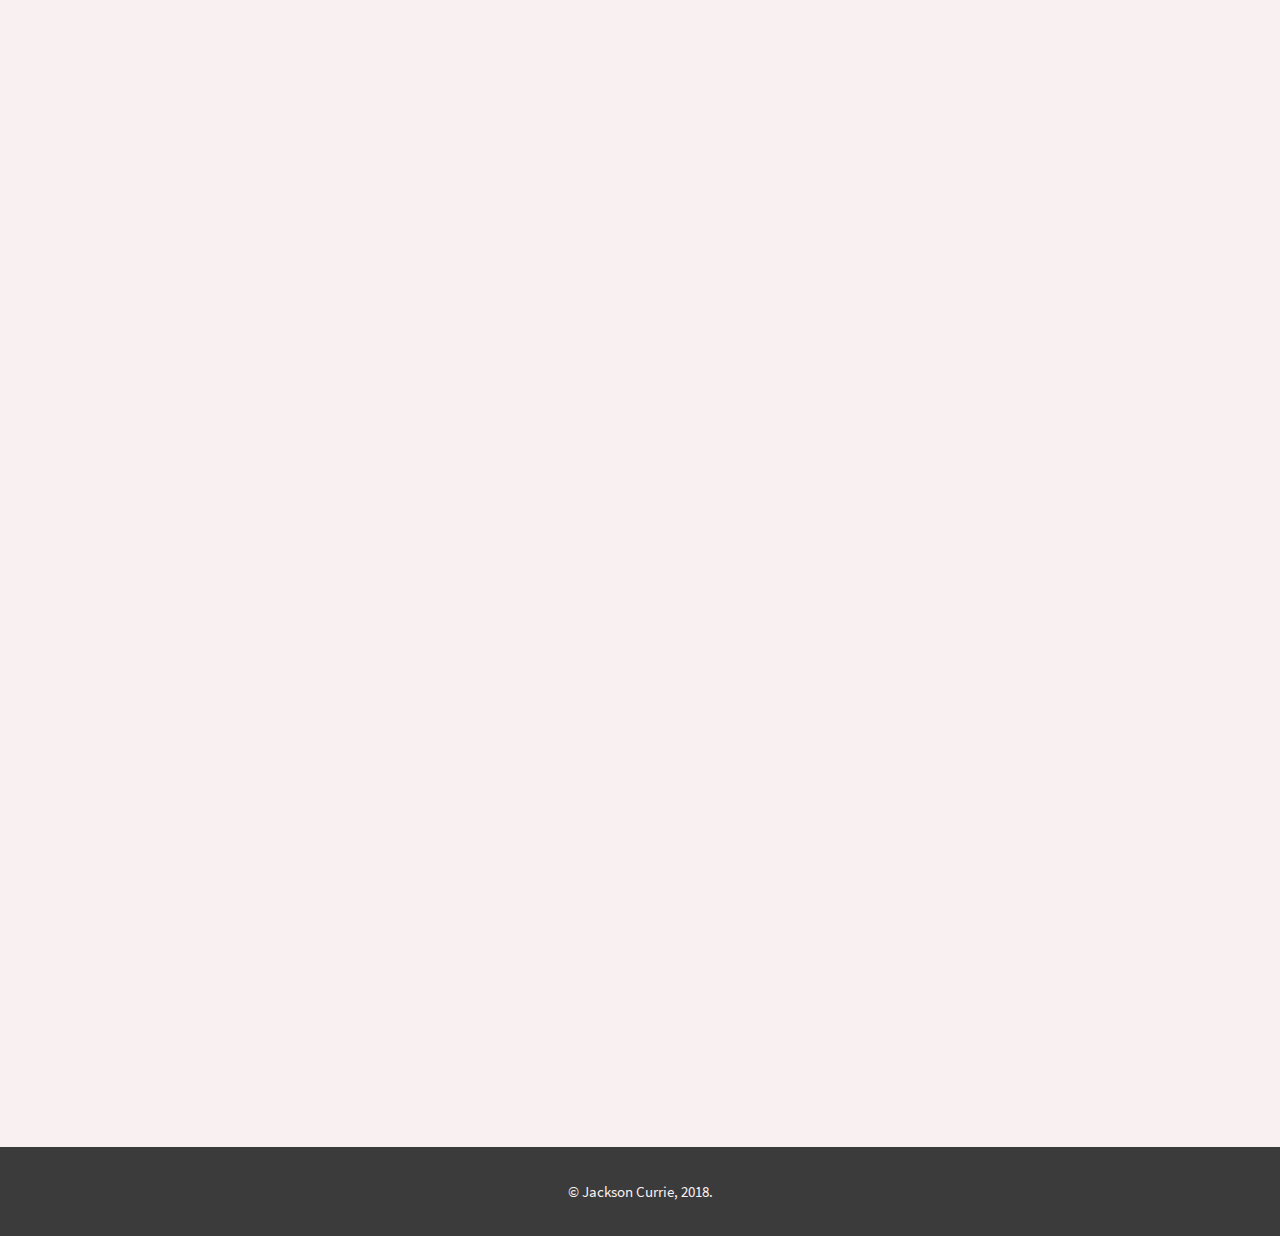
<file: videos.html>
<!DOCTYPE html>

<html lang="en-NZ">

<head>
    <meta charset="UTF-8">
    <meta name="author" content="Jackson Currie">
    <meta name="viewport" content="width=device-width, initial-scale=1.0">

    <script type="text/javascript" src="scripts/main.js" defer></script>

    <link rel="stylesheet" type="text/css" href="styles/main.css">
    <link rel="stylesheet" type="text/css" href="styles/videos.css">

    <title>Videos</title>
    <link rel="icon" type="image/png" href="images/icon.png">
</head> 

<body onscroll="scroll()">
    <header>
        <img alt="logo" id="logoImg" src="images/logo.png">

        <div onclick="openNav()" id="openButton"></div>
    </header>

    <nav id="nav">
        <div id="closeButton" onclick="closeNav()"></div>

        <a href="index.html">Home</a>
        <a href="about.html">About</a>
        <a href="attractions.html">Attractions</a>
        <a href="videos.html" class="active">Videos</a>
        <a href="gallery.html">Gallery</a>
        <a href="fiji.html">Fiji</a>
        <a href="references.html">References</a>
    </nav>

    <div id="blanket" onclick="closeNav()"></div>
    
    <div id="titleImg" style="background-image:url(images/raglan.jpg)">
        <h1>Videos About New Zealand</h1>

        <a href="gallery.html" class="button">Gallery</a>
        
        <div id="downArrow" onclick="moveDown()"></div>
    </div>
    
    <main>
        <h2>Tourism Music Videos</h2>

        <iframe src="https://www.youtube.com/embed/kWOwe_n-2Gw" allow="autoplay; encrypted-media" allowfullscreen></iframe>
        <iframe src="https://www.youtube.com/embed/qHIDGESGh5c" allow="autoplay; encrypted-media" allowfullscreen></iframe>
        <iframe src="https://www.youtube.com/embed/fHCemviY06Y" allow="autoplay; encrypted-media" allowfullscreen></iframe>
        <iframe src="https://www.youtube.com/embed/JXmq3ZAoofg" allow="autoplay; encrypted-media" allowfullscreen></iframe>
    </main>

    <footer>
        <p id="copyright">&copy; Jackson Currie, 2018.</p>
    </footer>
</body>
</html>
</file>
<file: styles/main.css>
/* Fonts */

@font-face
{
    font-family: 'Source Sans Pro';
    src: url(../fonts/SourceSansPro-ExtraLight.ttf);
    font-weight: 200;
}

@font-face
{
    font-family: 'Source Sans Pro';
    src: url(../fonts/SourceSansPro-Regular.ttf);
    font-weight: 400;
}

@font-face
{
    font-family: 'Source Sans Pro';
    src: url(../fonts/SourceSansPro-Black.ttf);
    font-weight: 900;
}

/* Content */

*
{
    font-family: 'Source Sans Pro', sans-serif;
    text-align: center;
    margin: 0;
    padding: 0;
}

body
{
    overflow-x: hidden;
    background-color: #f9f1f1;
}

#closeButton, #downArrow, #openButton
{
    background-image: url(../images/buttons.png);
}

/* Header */

header
{
    position: fixed;
    width: 100%;
    transition: 500ms;
    top: 0;
    padding-top: 50px;
    z-index: 1;
}

.scroll
{
    padding-top: 0;
    background: #3B3B3B;
}

#logoImg
{
    display: block;
    margin: auto;
    padding: 15px 0;
}

#openButton 
{
    position: absolute;
    bottom: 35px;
    left: 100px;
    cursor: pointer;
    background-position-x: -120px;
    width: 25px;
    height: 24px;
}

#openButton:hover
{
    background-position: -145px;
}

/* Navigation */

nav
{
    position: fixed;
    height: 100%;
    width: 400px;
    margin-left: -400px;
    z-index: 400;
    top: 0;
    left: 0;
    background-color: #3B3B3B;
    overflow-x: hidden;
    padding-top: 40px;
    transition: 400ms ease-out;
}

nav a
{
    margin: 15px 0;
    padding: 15px;
    text-decoration: none;
    font-size: 25px;
    display: block;
    color: #f9f1f1;
    font-family: 'Source Sans Pro', sans-serif;
}

nav a:hover
{
    color: #00BFFF;
}

#closeButton {
    position: absolute;
    top: 30px;
    right: 30px;  
    height: 20px;
    width: 20px;
    background-position-y: -4px;
    cursor: pointer;
}

#closeButton:hover
{
    background-position-x: -20px;
}

#blanket
{
    position: fixed;
    top: 0;
    width: 100%;
    height: 100%;
    background-color: #f9f1f1;
    opacity: 0;
    z-index: 3;
    pointer-events: none;
    transition: 400ms;
}

/* Image at top */

#titleImg
{
    position: relative;
    width: 100%;
    height: 100vh;
    background-position: center center;
    background-size: cover;
}

h1
{
    font-size: 70px;
    font-weight: 200;
    text-align: center;
    color: #f9f1f1;
    margin: 0;
    padding-top: 40vh;
}

.button
{
    display: block;
    border: 2px solid #f9f1f1;
    width: 150px;
    color: #f9f1f1;
    text-align: center;
    padding: 10px 0;
    margin: 40px auto;
    font-size: 22px;
    text-decoration: none;
}

.button:hover
{
    border: 2px solid #00BFFF;
    color: #00BFFF;
}

#downArrow
{
    position: absolute;
    left: 0;
    right: 0;
    bottom: 30px;
    height: 24px;
    width: 40px;
    margin: auto;
    background-position-x: -40px; 
    cursor: pointer;
}

#downArrow:hover
{
    background-position-x: -80px;
}

/* Text information */

h2
{
    font-weight: 200;
    font-size: 80px;
    text-align: center;
    padding: 0;
    margin: 50px 20px 20px 20px;
    color: #3B3B3B;
}

p
{
    font-size: 20px;
}

/* Footer */

footer
{
    background-color: #3B3B3B;
}

#copyright 
{
    text-align: center;
    font-weight: 400;
    font-size: 15px;
    color: #f9f1f1;
    padding: 35px 0;
    margin: 0;
}
</file>
<file: styles/index.css>
/* Area of content */

main
{
    display: grid;
    grid-template-columns: 50% 50%;
}

/* Blocks for the links */

.link
{
    position: relative;
    width: 100%;
    height: 400px;
    text-decoration: none;
    font-size: 40px;
    background-position: center center;
    background-size: cover;
    color: #f9f1f1;
    border-color: #f9f1f1;
    border-style: solid;
    border-width: 2px 4px;
}

/* Text for the links */

.link h3
{
    margin-top: 160px;
    transition: 300ms;
}

.link p
{
    position: absolute;
    opacity: 0;
    padding: 10px;
    border-top: 2px solid #f9f1f1;
    border-bottom: 2px solid #f9f1f1;
    color:#f9f1f1;
    top: 180px;
    transition: 300ms;
    left: 0;
    right: 0;
}

/* Text change on hover */

.link:hover h3
{
    margin-top: 100px;
    transition: 300ms;
}

.link:hover p
{
    opacity: 1;
    transition: 800ms;
}
</file>
<file: styles/blocks.css>
/* Blocks of information */

.blocks
{
    position: relative;
    display: inline-block;
    width: 500px;
    height: 400px;
    background-position: center center;
    background-size: cover;
    margin: 50px;
    text-decoration: none;
}

/* Text for blocks */

.blocks h3
{
    color: #f9f1f1;
    width: 80%;
    margin: 20px auto;
    padding: 10px;
    font-weight: 900;
    font-size: 30px;
    
}

.blocks p
{
    position: absolute;
    left: 0;
    right: 0;
    color: #f9f1f1;
    transition: 300ms;
    opacity: 0;
    width: 80%;
    margin: 30px auto;
    padding: 10px;
    font-weight: 900;
    border: 2px solid #f9f1f1;
    transform: scale(0.95, 0.95);
}

/* Zoom text on hover */

.blocks:hover p
{
    transform: scale(1, 1);
    opacity: 1;
    transition: 300ms ease-out;
}
</file>
<file: styles/attractions.css>
/* Button to open content */

#openFileButton
{
    border: 2px solid #3B3B3B;
    width: 150px;
    color: #3B3B3B;
    text-align: center;
    padding: 10px 0;
    margin: 40px auto;
    font-size: 22px;
    cursor: pointer;
}

#openFileButton:hover
{
    border: 2px solid #00BFFF;
    color: #00BFFF;
}

/* Blocks extra information */

.blocks h4
{
    color: #f9f1f1;
    width: 80%;
    margin: auto;
    font-weight: 900;
    font-size: 15px;
    
}

/* Error message */

#error
{
    font-size: 20px;
    font-weight: 400;
    margin: 40px;
}
</file>
<file: unitegallery/css/unite-gallery.css>
.---------Protection--------{}

.ug-gallery-wrapper, 
.ug-gallery-wrapper *{
	transition: all !important;
	-o-transition: all !important;
	-webkit-transition: all;
	-moz-transition: all !important;
	-ms-transition: all !important;
	max-width:none;
}

.ug-gallery-wrapper{
	z-index:0;
} 

.ug-item-wrapper img{
	width:auto;
	max-width:none;
	margin:0px;
	padding:0px;
}

.ug-videoplayer-wrapper video{
	height:100%;
	width:100%;
	visibility: visible !important;
}


.---------General_Styles--------{}

.ug-rtl{
	direction:rtl;
}

.ug-gallery-wrapper{
	overflow:hidden;
	position:relative;
	font-family:Arial, Helvetica, sans-serif;
}

.ug-error-message{
	text-align:center;
	padding-top:30px;
	padding-bottom:30px;
	font-size:20px;
	color:#F30D0D;
}

.ug-error-message-wrapper{
	width:100%;
	height:100%;
	border:1px solid black;
}

.ug-gallery-wrapper .ug-canvas-pie{
	position:absolute;
	z-index:4;
}

.ug-gallery-wrapper .ug-progress-bar{
	position:absolute;
	overflow:hidden;
	z-index:4;
}

.ug-gallery-wrapper .ug-progress-bar-inner{
	xposition:absolute;
}

.ug-gallery-wrapper.ug-fullscreen{
	height: 100% !important;
	width: 100% !important;
	max-width:none !important;
	max-height:none !important;
}

.ug-gallery-wrapper.ug-fake-fullscreen{
	position: fixed !important;
	height: auto !important;
	width: auto !important;
	max-width:none !important;
	max-height:none !important;
	margin: 0px !important;
	padding: 0px !important;
	top: 0px !important;
	left: 0px !important;
	bottom: 0px !important;
	right: 0px !important;
	z-index: 999999 !important;
}

.ug-body-fullscreen{
	overflow: hidden !important;
	height: 100% !important;
	width: 100% !important;
	margin:0px !important;
	padding:0px !important;	
}

.ug-gallery-wrapper .ug-preloader-trans{
	display:block;
	height:35px;
	width:32px;
	height:32px;
	background-image:url('../images/loader_skype_trans.gif');
	background-repeat:no-repeat;
}


.--------------SLIDER------------------{}

.ug-gallery-wrapper .ug-slider-wrapper{
	position:absolute;
	overflow:hidden;
	z-index:1;
	background-color:#000000;
}


.ug-slider-wrapper .ug-slide-wrapper{
	position:absolute;
}

.ug-slide-wrapper.ug-slide-clickable{
	cursor:pointer;
}

.ug-slider-wrapper .ug-slider-inner{
	position:absolute;
	z-index:0;
}

.ug-slider-wrapper .ug-item-wrapper{
	position:absolute;
	overflow:hidden;
}

.ug-slider-wrapper,
.ug-item-wrapper img{
	
	-webkit-user-select: none;	/* make unselectable */         
	-moz-user-select: none; 
	-ms-user-select: none;	
	max-width:none !important;
	box-sizing:border-box;
}

.ug-slider-wrapper .ug-slider-preloader{
	position:absolute;
	z-index:1;
	border:2px solid #ffffff;
	border-radius:6px;
	background-color:#ffffff;
	background-position:center center;
	background-repeat:no-repeat;
}

.ug-slider-preloader.ug-loader1{
	width:30px;
	height:30px;
	background-image:url('../images/loader-white1.gif');
}

.ug-slider-preloader.ug-loader1.ug-loader-black{
	background-image:url('../images/loader-black1.gif');	
}
	
.ug-slider-preloader.ug-loader2{
	width:32px;
	height:32px;
	background-image:url('../images/loader-white2.gif');
}

.ug-slider-preloader.ug-loader2.ug-loader-black{
	background-image:url('../images/loader-black2.gif');	
}

.ug-slider-preloader.ug-loader3{
	width:38px;
	height:38px;
	background-image:url('../images/loader-white3.gif');
}

.ug-slider-preloader.ug-loader3.ug-loader-black{
	background-image:url('../images/loader-black3.gif');	
}

.ug-slider-preloader.ug-loader4{
	width:32px;
	height:32px;
	background-image:url('../images/loader-white4.gif');
	background-color:white;
}

.ug-slider-preloader.ug-loader4.ug-loader-black{
	background-image:url('../images/loader-black4.gif');	
}

.ug-slider-preloader.ug-loader5{
	width:60px;
	height:8px;
	background-image:url('../images/loader-white5.gif');
	background-color:white;
	border:none;
	border-radius:0px;
}

.ug-slider-preloader.ug-loader5.ug-loader-black{
	background-image:url('../images/loader-black5.gif');
	border:2px solid #000000;
}

.ug-slider-preloader.ug-loader6{
	width:32px;
	height:32px;
	background-image:url('../images/loader-white6.gif');
}

.ug-slider-preloader.ug-loader6.ug-loader-black{
	background-image:url('../images/loader-black6.gif');	
}

.ug-slider-preloader.ug-loader7{
	width:32px;
	height:10px;
	background-image:url('../images/loader-white7.gif');
	border-width:3px;
	border-radius:3px;
}

.ug-slider-preloader.ug-loader7.ug-loader-black{
	background-image:url('../images/loader-black7.gif');	
}

.ug-slider-preloader.ug-loader-black{
	border-color:#000000;
	background-color:#000000;
}

.ug-slider-preloader.ug-loader-nobg{
	background-color:transparent;
}

.ug-slider-wrapper .ug-button-videoplay{
	position:absolute;
	z-index:2;
	cursor:pointer;	
}

.ug-slider-wrapper .ug-button-videoplay.ug-type-square{	
	width:86px;
	height:66px;
	background-image:url('../images/play-button-square.png');
	background-position:0px -66px;
}

.ug-slider-wrapper .ug-button-videoplay.ug-type-square.ug-button-hover{
	background-position:0px 0px;
}


.ug-slider-wrapper .ug-button-videoplay.ug-type-round{	
	width:76px;
	height:76px;
	background-image:url('../images/play-button-round.png');
	opacity:0.9;
	filter: alpha(opacity = 90);
	transition: all 0.3s ease 0s !important;
}


.ug-slider-wrapper .ug-button-videoplay.ug-type-round.ug-button-hover{
	opacity:1;
	filter: alpha(opacity = 100);
	transition: all 0.3s ease 0s !important;
}


.--------------VIDEO_PLAYER------------------{}

.ug-gallery-wrapper .ug-videoplayer{
	position:absolute;
	z-index:100;	
	background-color:#000000;
	background-image:url('../images/loader-black1.gif');	
	background-repeat:no-repeat;
	background-position:center center;
	box-sizing:border-box;
	-moz-box-sizing:border-box;
}

.ug-videoplayer .ug-videoplayer-wrapper{
	width:100%;
	height:100%;
	background-color:#000000;
	background-image:url('../images/loader-black1.gif');	
	background-repeat:no-repeat;
	background-position:center center;
}


.ug-videoplayer .ug-videoplayer-button-close{
	position:absolute;
	height:64px;
	width:64px;
	background-image:url('../images/button-close.png');
	cursor:pointer;
	z-index:1000;
}


.ug-videoplayer .ug-videoplayer-button-close:hover{
	background-position: 0px -64px;
}

.--------------THUMBS_STRIP------------------{}


.ug-gallery-wrapper .ug-thumbs-strip,
.ug-gallery-wrapper .ug-thumbs-grid{
	position:absolute;
	overflow:hidden;
	
	-webkit-user-select: none;	/* make unselectable */         
	-moz-user-select: none; 
	-ms-user-select: none;
	
	xbackground-color:green;
	z-index:10;
}

.ug-thumbs-strip.ug-dragging{
	xcursor: -webkit-grab;
	xcursor: -moz-grab;
}

.ug-gallery-wrapper .ug-thumbs-strip-inner,
.ug-gallery-wrapper .ug-thumbs-grid-inner{
	position:absolute;
}

.ug-thumb-wrapper.ug-thumb-generated{
	position:absolute;
	overflow:hidden;
	
	-webkit-user-select: none;	/* make unselectable */         
	-moz-user-select: none; 
	-ms-user-select: none;
	
	box-sizing:border-box;
	-moz-box-sizing:border-box;
}


.ug-thumb-wrapper.ug-thumb-generated .ug-thumb-loader,
.ug-thumb-wrapper.ug-thumb-generated .ug-thumb-error{
	position:absolute;
	top:0px;
	left:0px;
	background-repeat:no-repeat;
	background-position:center center;
}

.ug-thumb-wrapper .ug-thumb-border-overlay{
	position:absolute;
	top:0px;
	left:0px;
	z-index:4;
	box-sizing:border-box;
	-moz-box-sizing:border-box;
	border-style:solid;
}

.ug-thumb-wrapper .ug-thumb-overlay{
	position:absolute;
	top:0px;
	left:0px;
	z-index:3;
}

.ug-thumb-wrapper.ug-thumb-generated .ug-thumb-loader-dark{
	background-image:url('../images/loader.gif');
}

.ug-thumb-wrapper.ug-thumb-generated .ug-thumb-loader-bright{
	background-image:url('../images/loader_bright.gif');
}

.ug-thumb-wrapper.ug-thumb-generated .ug-thumb-error{
	background-image:url('../images/not_loaded.png');
}

.ug-thumb-wrapper.ug-thumb-generated img{
	position:absolute;
	z-index:1;
	max-width:none !important;
}

.ug-thumb-wrapper.ug-thumb-generated img.ug-thumb-image-overlay{
	position:absolute;
	z-index:2;
	max-width:none !important;
}


/* bw desaturate effect lightweight */
img.ug-bw-effect{
	filter: grayscale(100%);
    filter: url("data:image/svg+xml;utf8,<svg xmlns=\'http://www.w3.org/2000/svg\'><filter id=\'grayscale\'><feColorMatrix type=\'matrix\' values=\'0.3333 0.3333 0.3333 0 0 0.3333 0.3333 0.3333 0 0 0.3333 0.3333 0.3333 0 0 0 0 0 1 0\'/></filter></svg>#grayscale"); /* Firefox 10+, Firefox on Android */	
	-moz-filter: grayscale(100%);
	-webkit-filter: grayscale(100%); 
}

/* blur effect desaturate effect lightweight */
img.ug-blur-effect{
	
	filter: blur(0.8px); 
	-webkit-filter: blur(0.8px);
	-moz-filter: blur(0.8px);
	-o-filter: blur(0.8px);
	-ms-filter: blur(0.8px);    
    filter: url("data:image/svg+xml;utf8,<svg xmlns=\'http://www.w3.org/2000/svg\'><filter id='blur'><feGaussianBlur stdDeviation=\'0.8\' /></filter></svg>#blur"); /* Firefox 10+, Firefox on Android */
	filter:progid:DXImageTransform.Microsoft.Blur(PixelRadius='0.8');
}

img.ug-sepia-effect{
	-webkit-filter: sepia(1);
	-webkit-filter: sepia(100%); -moz-filter: sepia(100%);
	-ms-filter: sepia(100%); -o-filter: sepia(100%);
	filter: url("data:image/svg+xml;utf8,<svg xmlns=\'http://www.w3.org/2000/svg\'><filter id=\'sepia\'><feColorMatrix values=\'0.14 0.45 0.05 0 0 0.12 0.39 0.04 0 0 0.08 0.28 0.03 0 0 0 0 0 1 0\' /></filter></svg>#sepia"); /* Firefox 10+, Firefox on Android */
	filter: sepia(100%);
	background-color: #5E2612;
	filter: alpha(opacity = 50);
	zoom:1;
}


.--------------BULLETS------------------{}


.ug-gallery-wrapper .ug-bullets{
	position: absolute;
	top:0px;
	left:0px;
	margin:0px;
	padding:0px;
}

.ug-gallery-wrapper .ug-bullets .ug-bullet{
	background-repeat:no-repeat;
	cursor:pointer;
	display:block;
	float:left;
	z-index:2;
}

.ug-gallery-wrapper .ug-bullets .ug-bullet:first-child{
	margin-left:0px;
}


.--------------TEXT_PANEL------------------{}

.ug-gallery-wrapper .ug-textpanel{
	position:absolute;
	overflow:hidden;
}

.ug-slider-wrapper .ug-textpanel{
	z-index:2;
}

.ug-gallery-wrapper .ug-textpanel-bg,
.ug-gallery-wrapper .ug-textpanel-title,
.ug-gallery-wrapper .ug-textpanel-description{
	display:block;
	position:absolute;
	margin:0px;
	padding:0px;
}


.ug-gallery-wrapper .ug-textpanel-bg{
	background-color:#000000;
	opacity:0.4;
	filter: alpha(opacity = 40);
	z-index:1;
}

.ug-textpanel-textwrapper{
	overflow:hidden;
}

.ug-gallery-wrapper .ug-textpanel-title{
	font-size:16px;
	font-weight:bold;
	color:white;
	text-align:left;
	z-index:2;	
}

.ug-gallery-wrapper .ug-textpanel-description{
	font-size:14px;
	color:white;
	text-align:left;
	z-index:3;
}


.--------------ZOOM_PANEL------------------{}

.ug-slider-wrapper .ug-zoompanel{
	position:absolute;
	top:200px;
	left:100px;
}

.ug-zoompanel .ug-zoompanel-button{
    background-repeat: no-repeat;
    cursor:pointer;
    display:block;
}


.--------------ZOOM_PANEL_BUTTONS------------------{}

.ug-gallery-wrapper .ug-arrow-left{
	position:absolute;	
	background-repeat:no-repeat;
	display:block;
	cursor:pointer;
}

.ug-gallery-wrapper .ug-arrow-right{
	position:absolute;
	background-repeat:no-repeat;
	cursor:pointer;
}


.--------------GRID_PANEL_AND_ARROWS------------------{}


.ug-gallery-wrapper .ug-grid-panel{
	position:absolute;
    background-color: #000000;
    xbackground-color: blue;

    z-index:2;
}


.ug-gallery-wrapper .ug-grid-panel .grid-arrow{
	position:absolute;
	background-repeat:no-repeat;
	cursor:pointer;
	z-index:11;
}

.ug-gallery-wrapper .ug-grid-panel .grid-arrow.ug-button-disabled{
	cursor:default;	
}


/* handle tip */
.ug-gallery-wrapper .ug-panel-handle-tip{
	position:absolute;
	z-index:13;
	cursor:pointer;
}

.ug-gallery-wrapper .ug-overlay-disabled{
	position:absolute;
	z-index:100;
	width:100%;
	height:100%;
	background-color:#000000;
	opacity: 0.3;
    filter: alpha(opacity=30);	
	background-image:url('../images/cover-grid.png');
}


.--------------STRIP_PANEL------------------{}

.ug-gallery-wrapper .ug-strip-panel{
	position:absolute;
	background-color:#000000;
	z-index:2;
}

.ug-strip-panel .ug-strip-arrow{
	position:absolute;	
	cursor:pointer;
}

.ug-strip-panel .ug-strip-arrow.ug-button-disabled{
	cursor:default;
}


.ug-strip-panel .ug-strip-arrow-tip{
	position:absolute;
}

.--------------TILES------------------{}

.ug-thumb-wrapper.ug-tile{
	display:block;
	position:absolute;
	box-sizing:border-box;
	-moz-box-sizing:border-box;
	overflow:hidden;
	padding:0px;
	margin:0px;
}

.ug-tile .ug-tile-cloneswrapper{
	position:absolute;
	width:0px;
	height:0px;
	top:0px;
	left:0px;
	overflow:hidden;
	opacity:0;
	filter: alpha(opacity = 90);
}


/* transit something */
/* transit fixed size items */
/* transit image overlay */

.ug-tiles-transit.ug-tiles-transition-active .ug-thumb-wrapper.ug-tile,
.ug-tiles-transit.ug-tiles-transition-active .ug-thumb-wrapper.ug-tile .ug-trans-enabled{
	transition: left 0.7s ease 0s, top 0.7s ease 0s, width 0.7s ease 0s, height 0.7s ease 0s !important;
}


.ug-thumb-wrapper.ug-tile.ug-tile-clickable{
	cursor: pointer;
}

.ug-thumb-wrapper.ug-tile .ug-image-container{
	position:absolute;
	overflow:hidden;
	z-index:1;
	top:0px;
	left:0px;
}

.ug-thumb-wrapper.ug-tile img.ug-thumb-image{

	-webkit-user-select: none;	/* make unselectable */         
	-moz-user-select: none; 
	-ms-user-select: none;	
	max-width:none !important;
	max-height:none !important;

	display:block;	
	border:none;
	padding:0px !important;
	margin:0px !important;
	
	width:auto;
	height:auto;
	position:absolute;
}


.ug-thumb-wrapper.ug-tile .ug-tile-image-overlay{
	position:absolute;
	overflow:hidden;
	z-index:2;
	top:0px;
	left:0px;
}

.ug-thumb-wrapper.ug-tile .ug-tile-image-overlay img{
	width:100%;
	max-width:none !important;	
}

.ug-tiletype-justified .ug-thumb-wrapper.ug-tile .ug-tile-image-overlay img{
	height:100%;
	max-width:none !important;	
}

.ug-thumb-wrapper.ug-tile .ug-tile-icon{
	position:absolute;
	width:38px;
	height:38px;
	background-repeat:no-repeat;
	background-position:0 0;
	xbackground-color:green;
	z-index:6;
	top:1px;
	left:1px;
	cursor:pointer;
}

.ug-thumb-wrapper.ug-tile .ug-tile-icon.ug-icon-link{
	background-image:url('../images/icon-link32.png');	
}

.ug-thumb-wrapper.ug-tile .ug-tile-icon.ug-icon-zoom{
	background-image:url('../images/icon-zoom32.png');	
}

.ug-thumb-wrapper.ug-tile .ug-tile-icon.ug-icon-play{
	background-image:url('../images/icon-play32.png');	
}

.ug-thumb-wrapper.ug-tile .ug-tile-icon:hover{
	background-position:0 -38px;
}


.ug-thumbs-grid .ug-tile-image-overlay img{
	width:auto;
	height:auto;
	position:absolute;
	max-width:none !important;
}

/* text panel on tiles*/

.ug-tile .ug-textpanel{
	z-index: 5;
	cursor:default;
}

.ug-tile.ug-tile-clickable .ug-textpanel{
	cursor:pointer;
}

.ug-tile .ug-textpanel-title{
	font-size:14px;
	font-weight:bold;
}

.--------------CAROUSEL------------------{}

.ug-gallery-wrapper .ug-carousel-wrapper{
	position:absolute;
	overflow:hidden;
}

.ug-gallery-wrapper .ug-carousel-inner{
	position:absolute;
}


.------------------LIGHTBOX---------------------{}

.ug-gallery-wrapper.ug-lightbox{
	display: none;
	position: fixed;
    border: none;
    padding:0px;
    margin:0px;
    outline: invert none medium;
    overflow: hidden;
    top: 0;
    left: 0;
	width: 100%;
    height: 100%;
	max-width:none !important;
	max-height:none !important;
    z-index: 999999;
}

.ug-lightbox .ug-lightbox-top-panel{
	position:absolute;
	z-index:2;
}

.ug-lightbox .ug-lightbox-top-panel-overlay{
	width:100%;
	height:100%;
	position:absolute;
	background-color:#000000;
	opacity:0.4;
	filter: alpha(opacity=40);
}


.ug-lightbox .ug-lightbox-overlay{
	z-index:1;
	width:100%;
	height:100%;
    background-color:#000000;
    opacity:1;
}

.ug-lightbox .ug-slider-wrapper{
	z-index:1;
	xbackground-color:green;
	background-color:transparent !important;
}

.ug-lightbox .ug-textpanel{
	z-index: 2;
}


.ug-lightbox .ug-lightbox-arrow-left,
.ug-lightbox .ug-lightbox-arrow-right{
	position:absolute;
	width:50px;
	height:55px;
	background-repeat:no-repeat;
	background-image:url('../images/lightbox-arrow-left.png');
	background-position:0px 0px;
	z-index:3;
	cursor:pointer;
}

.ug-lightbox .ug-lightbox-arrow-right{
	background-image:url('../images/lightbox-arrow-right.png');
}

.ug-lightbox .ug-lightbox-button-close{
	position:absolute;
	width:36px;
	height:36px;
	background-repeat:no-repeat;
	background-image:url('../images/lightbox-icon-close.png');
	background-position:0px 0px;
	z-index:4;
	cursor:pointer;
}


.ug-lightbox-compact .ug-lightbox-button-close{
	width:45px;
	height:41px;
	background-image:url('../images/lightbox-icon-close-compact2.png');
}


.ug-lightbox .ug-lightbox-arrow-left.ug-arrow-hover,
.ug-lightbox .ug-lightbox-arrow-right.ug-arrow-hover{
	background-position:0px -55px;	
}

.ug-lightbox .ug-lightbox-button-close.ug-button-hover{
	background-position:0px -35px;
}

.ug-lightbox-compact .ug-lightbox-button-close.ug-button-hover{
	background-position:0px -40px;
}

.ug-lightbox .ug-lightbox-numbers{
	position:absolute;
	color:#e5e5e5;
	font-size:12px;
	top:14px;
	left:8px;
	z-index:3;
}

.ug-lightbox-compact .ug-lightbox-numbers{
	font-size: 14px;
	padding-right:5px;
	padding-top:7px;
}

.ug-lightbox .ug-textpanel-title,
.ug-lightbox .ug-textpanel-description{
	font-size: 14px;
	font-weight: normal;
	color: #e5e5e5;
}

.ug-lightbox-compact .ug-textpanel-title,
.ug-lightbox-compact .ug-textpanel-description{
	color:#F3F3F3;
	font-size: 16px;
}

.------------------LOADMORE_BUTTON---------------------{}

.ug-loadmore-wrapper{
	margin-top:20px;
	text-align:center;	
}

.ug-loadmore-wrapper .ug-loadmore-button{
	display:inline-block;
	padding:5px;
	border:1px solid #939393;
	text-decoration:none;
	color: #4F4F4F;
}

.ug-loadmore-wrapper .ug-loadmore-error{
	color:red;
}

.ug-loadmore-wrapper .ug-loadmore-button:hover{
	background-color:#F0F0F0;	
	color:#515151;
}

.ug-loadmore-wrapper .ug-loadmore-loader{
	color: #515151;
}



.------------------CATEGORY_TABS---------------------{}

	.ug-tabs-wrapper{
		margin-top:0px;
		margin-bottom:20px;
		text-align:center;
	}

	.ug-tabs-wrapper a.ug-tab{
	    display: inline-block;
		cursor:pointer;
		text-decoration:none;
		color:#ffffff;
		padding-left:8px;
		padding-right:8px;
		padding-top:6px;
		padding-bottom:6px;
		margin-left:5px;
		background-color:#333333;
		border-radius:3px;
		font-size:12px;
		font-weight:normal;
		
		border: 1px solid #969696;
	}
	
	.ug-tabs-wrapper a.ug-tab:hover{
		background-color: #707070 !important;
	}

	.ug-tabs-wrapper a.ug-tab.ug-tab-selected,
	.ug-tabs-wrapper a.ug-tab.ug-tab-selected:hover{
		background-color: #2077A2 !important;
		cursor:default !important;
	}

	.ug-tabs-wrapper a.ug-tab:first-child{
		margin-left:0px !important;
	}


.------------------DEFAULT_SKIN---------------------{}

/* --- arrows -- */

.ug-arrow-left.ug-skin-default,
.ug-arrow-right.ug-skin-default{
	width:15px;
	height:30px;
	background-image:url('../skins/default/slider_arrow_left.png');
	background-position:0px 0px;
}

.ug-arrow-right.ug-skin-default{
	background-image:url('../skins/default/slider_arrow_right.png');
}

.ug-arrow-left.ug-skin-default.ug-arrow-hover,
.ug-arrow-right.ug-skin-default.ug-arrow-hover{
	background-position:0px -30px;
}

.ug-arrow-left.ug-skin-default.ug-arrow-disabled,
.ug-arrow-right.ug-skin-default.ug-arrow-disabled{
	background-position:0px -60px;
}

/* --- bullets -- */

.ug-bullets.ug-skin-default .ug-bullet{
	width:15px;
	height:15px;
	background-image:url('../skins/default/slider_bullets.png');
	background-position:top left;
	margin-left:5px;
}

.ug-bullets.ug-skin-default .ug-bullet.ug-bullet-active{
	background-position:bottom left;
}

.ug-bullets.ug-skin-default.ug-bullets-gray .ug-bullet{ 
	background-image:url('../skins/default/tile_bullets_gray.png');
}

.ug-bullets.ug-skin-default.ug-bullets-blue .ug-bullet{ 
	background-image:url('../skins/default/tile_bullets_blue.png');
}

.ug-bullets.ug-skin-default.ug-bullets-brown .ug-bullet{ 
	background-image:url('../skins/default/tile_bullets_brown.png');
}

.ug-bullets.ug-skin-default.ug-bullets-green .ug-bullet{ 
	background-image:url('../skins/default/tile_bullets_green.png');
}

.ug-bullets.ug-skin-default.ug-bullets-red .ug-bullet{ 
	background-image:url('../skins/default/tile_bullets_red.png');
}

.ug-button-tile-navigation{
	width:36px;
	height:36px;
	background-position:top left;
	cursor:pointer;
	float:left;
}

.ug-button-tile-navigation.ug-button-tile-left{
	background-image:url('../skins/default/tile_button_left.png');
}

.ug-button-tile-navigation.ug-button-tile-right{
	background-image:url('../skins/default/tile_button_right.png');
}

.ug-button-tile-navigation:hover{
	background-position:bottom left;
}

.ug-button-tile-navigation.ug-button-disabled{
	opacity:0.6;
}

.ug-button-tile-navigation.ug-button-disabled:hover{
	background-position:top left;	
}

.ug-button-tile-navigation.ug-button-tile-play{
	background-image:url('../skins/default/tile_button_play_pause.png');
	width:35px;
} 

.ug-button-tile-navigation.ug-button-tile-play.ug-pause-icon{
	background-position:bottom left;
} 

.ug-button-tile-navigation.ug-button-tile-play:hover{
	background-position:top left;
} 

.ug-button-tile-navigation.ug-button-tile-play.ug-pause-icon:hover{
	background-position:bottom left;
} 


/* --- play button -- */

.ug-button-play.ug-skin-default{
	position:absolute;
	background-image:url('../skins/default/button_playpause.png');
    width:14px;
    height:17px;
    cursor:pointer;
	background-position:0px 0px;
}

.ug-button-play.ug-skin-default.ug-button-hover{
	background-position:0px -17px;	
}

.ug-button-play.ug-skin-default.ug-stop-mode{
	background-position:0px -34px;
}

.ug-button-play.ug-skin-default.ug-stop-mode.ug-button-hover{
	background-position:0px -51px;
}

/* --- fullscreen button -- */

.ug-button-fullscreen.ug-skin-default{
	position:absolute;
	background-image:url('../skins/default/button_fullscreen.png');
    width:16px;
    height:16px;
    cursor:pointer;
	background-position:0px 0px;
}

.ug-button-fullscreen.ug-skin-default.ug-button-hover{
	background-position:0px -16px;	
}

.ug-button-fullscreen.ug-skin-default.ug-fullscreenmode{
	background-position:0px -32px;
}

.ug-button-fullscreen.ug-skin-default.ug-fullscreenmode.ug-button-hover{
	background-position:0px -48px;
}


/* --- zoom panel --- */

.ug-zoompanel.ug-skin-default .ug-zoompanel-button{
    background-repeat: no-repeat;
    cursor:pointer;
    height: 23px;
    width: 23px;
    margin-top:5px;
    background-position: 0px 0px;	
}

.ug-zoompanel.ug-skin-default .ug-zoompanel-plus{
	margin-top:0px;
}

.ug-zoompanel.ug-skin-default .ug-zoompanel-plus{
	background-image:url('../skins/default/icon_zoom_plus.png');
}

.ug-zoompanel.ug-skin-default .ug-zoompanel-minus{
	background-image:url('../skins/default/icon_zoom_minus.png');
}

.ug-zoompanel.ug-skin-default .ug-zoompanel-return{
	background-image:url('../skins/default/icon_zoom_back.png');
}

.ug-zoompanel.ug-skin-default .ug-zoompanel-button.ug-button-hover{
    background-position: 0px -23px;
}

.ug-zoompanel.ug-skin-default .ug-zoompanel-button-disabled,
.ug-zoompanel.ug-skin-default .ug-zoompanel-button.ug-button-hover.ug-zoompanel-button-disabled{
    background-position: 0px -46px;
    cursor:default;
}


/* --- Grid Panel Arrows -- */

/*--- down arrow ---*/

.ug-gallery-wrapper .ug-grid-panel .grid-arrow-down.ug-skin-default{
	width:30px;
	height:15px;
	background-position:0px 0px;	
	background-image:url('../skins/default/arrow_grid_down.png');
}

.ug-gallery-wrapper .ug-grid-panel .grid-arrow-down.ug-skin-default.ug-button-hover{
	background-position:0px -15px;
}

.ug-gallery-wrapper .ug-grid-panel .grid-arrow-down.ug-skin-default.ug-button-hover.ug-button-disabled,
.ug-gallery-wrapper .ug-grid-panel .grid-arrow-down.ug-skin-default.ug-button-disabled{
	background-position:0px -30px;
}


/*--- up arrow ---*/

.ug-gallery-wrapper .ug-grid-panel .grid-arrow-up.ug-skin-default{
	width:30px;
	height:15px;
	background-position:0px 0px;	
	background-image:url('../skins/default/arrow_grid_up.png');
}

.ug-gallery-wrapper .ug-grid-panel .grid-arrow-up.ug-skin-default.ug-button-hover{
	background-position:0px -15px;	
}

.ug-gallery-wrapper .ug-grid-panel .grid-arrow-up.ug-skin-default.ug-button-hover.ug-button-disabled,
.ug-gallery-wrapper .ug-grid-panel .grid-arrow-up.ug-skin-default.ug-button-disabled{
	background-position:0px -30px;
}

/*--- left arrow ---*/

.ug-gallery-wrapper .ug-grid-panel .grid-arrow-left.ug-skin-default{
	width:40px;
	height:40px;
	background-position:0px -40px;
	background-image:url('../skins/default/grid_arrow_left.png');
}

.ug-gallery-wrapper .ug-grid-panel .grid-arrow-left.ug-skin-default.ug-button-hover{
	background-position:0px -0px;
}

.ug-gallery-wrapper .ug-grid-panel .grid-arrow-left.ug-skin-default.ug-button-hover.ug-button-disabled,
.ug-gallery-wrapper .ug-grid-panel .grid-arrow-left.ug-skin-default.ug-button-disabled{
	background-position:0px -80px;
}

/*--- right arrow ---*/

.ug-gallery-wrapper .ug-grid-panel .grid-arrow-right.ug-skin-default{
	width:40px;
	height:40px;
	background-position:0px -40px;	
	background-image:url('../skins/default/grid_arrow_right.png');
}

.ug-gallery-wrapper .ug-grid-panel .grid-arrow-right.ug-skin-default.ug-button-hover{
	background-position:0px -0px;
}

.ug-gallery-wrapper .ug-grid-panel .grid-arrow-right.ug-skin-default.ug-button-hover.ug-button-disabled,
.ug-gallery-wrapper .ug-grid-panel .grid-arrow-right.ug-skin-default.ug-button-disabled{
	background-position:0px -80px;
}

/*--- left arrow - horizontal panel type ---*/

.ug-gallery-wrapper .ug-grid-panel .grid-arrow-left-hortype.ug-skin-default{
	width:15px;
	height:30px;
	background-image:url('../skins/default/slider_arrow_left.png');
	background-position:0px 0px;
}

.ug-gallery-wrapper .ug-grid-panel .grid-arrow-left-hortype.ug-skin-default.ug-button-hover{
	background-position:0px -30px;
}

.ug-gallery-wrapper .ug-grid-panel .grid-arrow-left-hortype.ug-skin-default.ug-button-hover.ug-button-disabled,
.ug-gallery-wrapper .ug-grid-panel .grid-arrow-left-hortype.ug-skin-default.ug-button-disabled{
	background-position:0px -60px;
}


/*--- right arrow - horizontal panel type ---*/

.ug-gallery-wrapper .ug-grid-panel .grid-arrow-right-hortype.ug-skin-default{
	width:15px;
	height:30px;
	background-image:url('../skins/default/slider_arrow_right.png');
	background-position:0px 0px;
}

.ug-gallery-wrapper .ug-grid-panel .grid-arrow-right-hortype.ug-skin-default.ug-button-hover{
	background-position:0px -30px;
}

.ug-gallery-wrapper .ug-grid-panel .grid-arrow-right-hortype.ug-skin-default.ug-button-hover.ug-button-disabled,
.ug-gallery-wrapper .ug-grid-panel .grid-arrow-right-hortype.ug-skin-default.ug-button-disabled{
	background-position:0px -60px;
}


/* --- Strip Panel Arrows -- */

/* left and right arrows */

.ug-strip-panel .ug-strip-arrow-left.ug-skin-default,
.ug-strip-panel .ug-strip-arrow-right.ug-skin-default{
	width:25px;
	height:50px;
}

.ug-strip-panel .ug-strip-arrow-left.ug-skin-default .ug-strip-arrow-tip,
.ug-strip-panel .ug-strip-arrow-right.ug-skin-default .ug-strip-arrow-tip{
	background-position:0px 0px;
	background-repeat:no-repeat;
	width:4px;
	height:7px;
}

.ug-strip-panel .ug-strip-arrow-left.ug-skin-default .ug-strip-arrow-tip{
	background-image:url('../skins/default/arrows_strip_left.png');
}

.ug-strip-panel .ug-strip-arrow-right.ug-skin-default .ug-strip-arrow-tip{
	background-image:url('../skins/default/arrows_strip_right.png');	
}

.ug-strip-panel .ug-strip-arrow-left.ug-skin-default.ug-button-hover .ug-strip-arrow-tip,
.ug-strip-panel .ug-strip-arrow-right.ug-skin-default.ug-button-hover .ug-strip-arrow-tip{
	background-position:0px -7px;
}


/* up and down arrows */

.ug-strip-panel .ug-strip-arrow-up.ug-skin-default,
.ug-strip-panel .ug-strip-arrow-down.ug-skin-default{
	height:25px;
	width:50px;
}

.ug-strip-panel .ug-strip-arrow-up.ug-skin-default .ug-strip-arrow-tip,
.ug-strip-panel .ug-strip-arrow-down.ug-skin-default .ug-strip-arrow-tip{
	background-position:0px 0px;
	background-repeat:no-repeat;
	width:7px;
	height:4px;
}

.ug-strip-panel .ug-strip-arrow-up.ug-skin-default .ug-strip-arrow-tip{
	background-image:url('../skins/default/arrows_strip_up.png');
}

.ug-strip-panel .ug-strip-arrow-down.ug-skin-default .ug-strip-arrow-tip{
	background-image:url('../skins/default/arrows_strip_down.png');	
}

.ug-strip-panel .ug-strip-arrow-up.ug-skin-default.ug-button-hover .ug-strip-arrow-tip,
.ug-strip-panel .ug-strip-arrow-down.ug-skin-default.ug-button-hover .ug-strip-arrow-tip{
	background-position:-7px 0px;
}

.ug-strip-panel .ug-strip-arrow.ug-skin-default.ug-button-disabled .ug-strip-arrow-tip{
	background-position:0px 0px;
	opacity:0.5;
	filter: alpha(opacity = 50);
}


/* --- Panel Handle Tip -- */

/* left and right handle */
.ug-gallery-wrapper .ug-handle-tip-left.ug-skin-default,
.ug-gallery-wrapper .ug-handle-tip-right.ug-skin-default{
	width:22px;
	height:36px;
	background-image:url('../skins/default/grid_handle_black_left.png');
	background-repeat:no-repeat;
	background-position:0px -36px;
}

.ug-gallery-wrapper .ug-handle-tip-right.ug-skin-default{
	background-image:url('../skins/default/grid_handle_black_right.png');
	background-position:0px -36px;
}

.ug-gallery-wrapper .ug-handle-tip-left.ug-button-hover.ug-skin-default,
.ug-gallery-wrapper .ug-handle-tip-right.ug-button-hover.ug-skin-default{
	background-position:0px -0px;	
}

.ug-gallery-wrapper .ug-handle-tip-left.ug-skin-default.ug-button-closed,
.ug-gallery-wrapper .ug-handle-tip-right.ug-skin-default.ug-button-closed{
	background-position:0px -108px;
}

.ug-gallery-wrapper .ug-handle-tip-left.ug-skin-default.ug-button-closed.ug-button-hover,
.ug-gallery-wrapper .ug-handle-tip-right.ug-skin-default.ug-button-closed.ug-button-hover{
	background-position:0px -72px;
}


/* top and bottom handle */

.ug-gallery-wrapper .ug-handle-tip-top.ug-skin-default,
.ug-gallery-wrapper .ug-handle-tip-bottom.ug-skin-default{	
	width:36px;
	height:22px;
	background-image:url('../skins/default/grid_handle_black_top.png');
	background-repeat:no-repeat;
	background-position:-36px 0px;
}

.ug-gallery-wrapper .ug-handle-tip-bottom.ug-skin-default{
	background-image:url('../skins/default/grid_handle_black_bottom.png');
	background-position:-36px 0px;
}

.ug-gallery-wrapper .ug-handle-tip-top.ug-skin-default.ug-button-hover,
.ug-gallery-wrapper .ug-handle-tip-bottom.ug-skin-default.ug-button-hover{
	background-position:0px 0px;	
}

.ug-gallery-wrapper .ug-handle-tip-top.ug-skin-default.ug-button-closed,
.ug-gallery-wrapper .ug-handle-tip-bottom.ug-skin-default.ug-button-closed{
	background-position:-108px 0px;
}

.ug-gallery-wrapper .ug-handle-tip-top.ug-skin-default.ug-button-closed.ug-button-hover,
.ug-gallery-wrapper .ug-handle-tip-bottom.ug-skin-default.ug-button-closed.ug-button-hover{
	background-position:-72px 0px;
}
</file>
<file: unitegallery/themes/default/ug-theme-default.css>
.ug-gallery-wrapper .ug-theme-panel{
	position:absolute;
	xbackground-color:red;
	z-index:11;		
}

.ug-theme-panel .ug-strip-panel{
	z-index:6;
}

/* --- fullscreen button -- */

.ug-theme-default .ug-default-button-fullscreen{
	position:absolute;
	background-image:url('images/button_fullscreen.png');
    width:53px;
    height:50px;
    cursor:pointer;
	background-position:0px 0px;
	z-index:3;
}

.ug-theme-default .ug-default-button-fullscreen.ug-button-hover{
	background-position:0px -50px;	
}

.ug-theme-default .ug-default-button-fullscreen.ug-fullscreenmode{
	background-position:0px -100px;
}

.ug-theme-default .ug-default-button-fullscreen.ug-fullscreenmode.ug-button-hover{
	background-position:0px -150px;
}


/* --- fullscreen button single mode-- */

.ug-theme-default .ug-default-button-fullscreen-single{
	position:absolute;
	background-image:url('images/button_fullscreen_single.png');
    width:52px;
    height:50px;
    cursor:pointer;
	background-position:0px 0px;
	z-index:3;
}

.ug-theme-default .ug-default-button-fullscreen-single.ug-button-hover{
	background-position:0px -50px;	
}

.ug-theme-default .ug-default-button-fullscreen-single.ug-fullscreenmode{
	background-position:0px -100px;
}

.ug-theme-default .ug-default-button-fullscreen-single.ug-fullscreenmode.ug-button-hover{
	background-position:0px -150px;
}


/* --- play button -- */

.ug-theme-default .ug-default-button-play{
	position:absolute;
	background-image:url('images/button_playpause.png');
    width:51px;
    height:50px;
    cursor:pointer;
	background-position:0px 0px;
	z-index:4;
}

.ug-theme-default .ug-default-button-play.ug-button-hover{
	background-position:0px -50px;	
}

.ug-theme-default .ug-default-button-play.ug-stop-mode{
	background-position:0px -100px;
}

.ug-theme-default .ug-default-button-play.ug-stop-mode.ug-button-hover{
	background-position:0px -150px;
}

/* --- play button single mode-- */

.ug-theme-default .ug-default-button-play-single{
	position:absolute;
	background-image:url('images/button_playpause_single.png');
    width:50px;
    height:50px;
    cursor:pointer;
	background-position:0px 0px;
	z-index:4;
}

.ug-theme-default .ug-default-button-play-single.ug-button-hover{
	background-position:0px -50px;	
}

.ug-theme-default .ug-default-button-play-single.ug-stop-mode{
	background-position:0px -100px;
}

.ug-theme-default .ug-default-button-play-single.ug-stop-mode.ug-button-hover{
	background-position:0px -150px;
}


/* --- hide panel button -- */

.ug-default-button-hidepanel{
	position:absolute;
	width:23px;
	height:23px;
	z-index:5;
	cursor:pointer;	
}

.ug-default-button-hidepanel .ug-default-button-hidepanel-bg{
	background-color:#000000;
	width:23px;
	height:23px;
	position:absolute;
	top:0px;
	left:0px;
	opacity:0.4;
	filter: alpha(opacity = 40);
	z-index:1;
}

.ug-default-button-hidepanel .ug-default-button-hidepanel-tip{
	position:absolute;
	width:7px;
	height:7px;
	background-repeat:no-repeat;
	background-image:url('images/arrow_down_up.png');
	background-position: 0px 0px;
	z-index:2;
}

.ug-default-button-hidepanel.ug-button-hover .ug-default-button-hidepanel-tip{
	background-position: 0px -7px;
}

.ug-default-button-hidepanel.ug-button-hidden-mode .ug-default-button-hidepanel-tip{
	background-position: 0px -14px;
}

.ug-default-button-hidepanel.ug-button-hidden-mode.ug-button-hover .ug-default-button-hidepanel-tip{
	background-position: 0px -21px;
}
</file>
<file: styles/references.css>
/* Add space before bottom */

main
{
    padding-bottom: 40px;
}

/* Text */

h3
{
    display: block;
    color: #3b3b3b;
    padding-top: 40px;
    margin-top: 40px;
    font-weight: 900;
    font-size: 35px;
}

h4
{
    color: #3B3B3B;
    padding: 10px;
    font-weight: 900;
    font-size: 20px;
}

/* Links */

h3 a
{
    color: #3b3b3b;
    text-decoration: none;
}

h4 a
{
    color: #666;
}

p a
{
    color: #666;
    padding: 5px;
}

a:hover
{
    color: #00BFFF;
}
</file>
<file: styles/videos.css>
/* Video area */

iframe
{
    width: 560px;
    height: 315px;
    border: none;
    margin: 50px;
}

iframe:hover
{
    box-shadow: 0 0 0 3px red;
}
</file>
